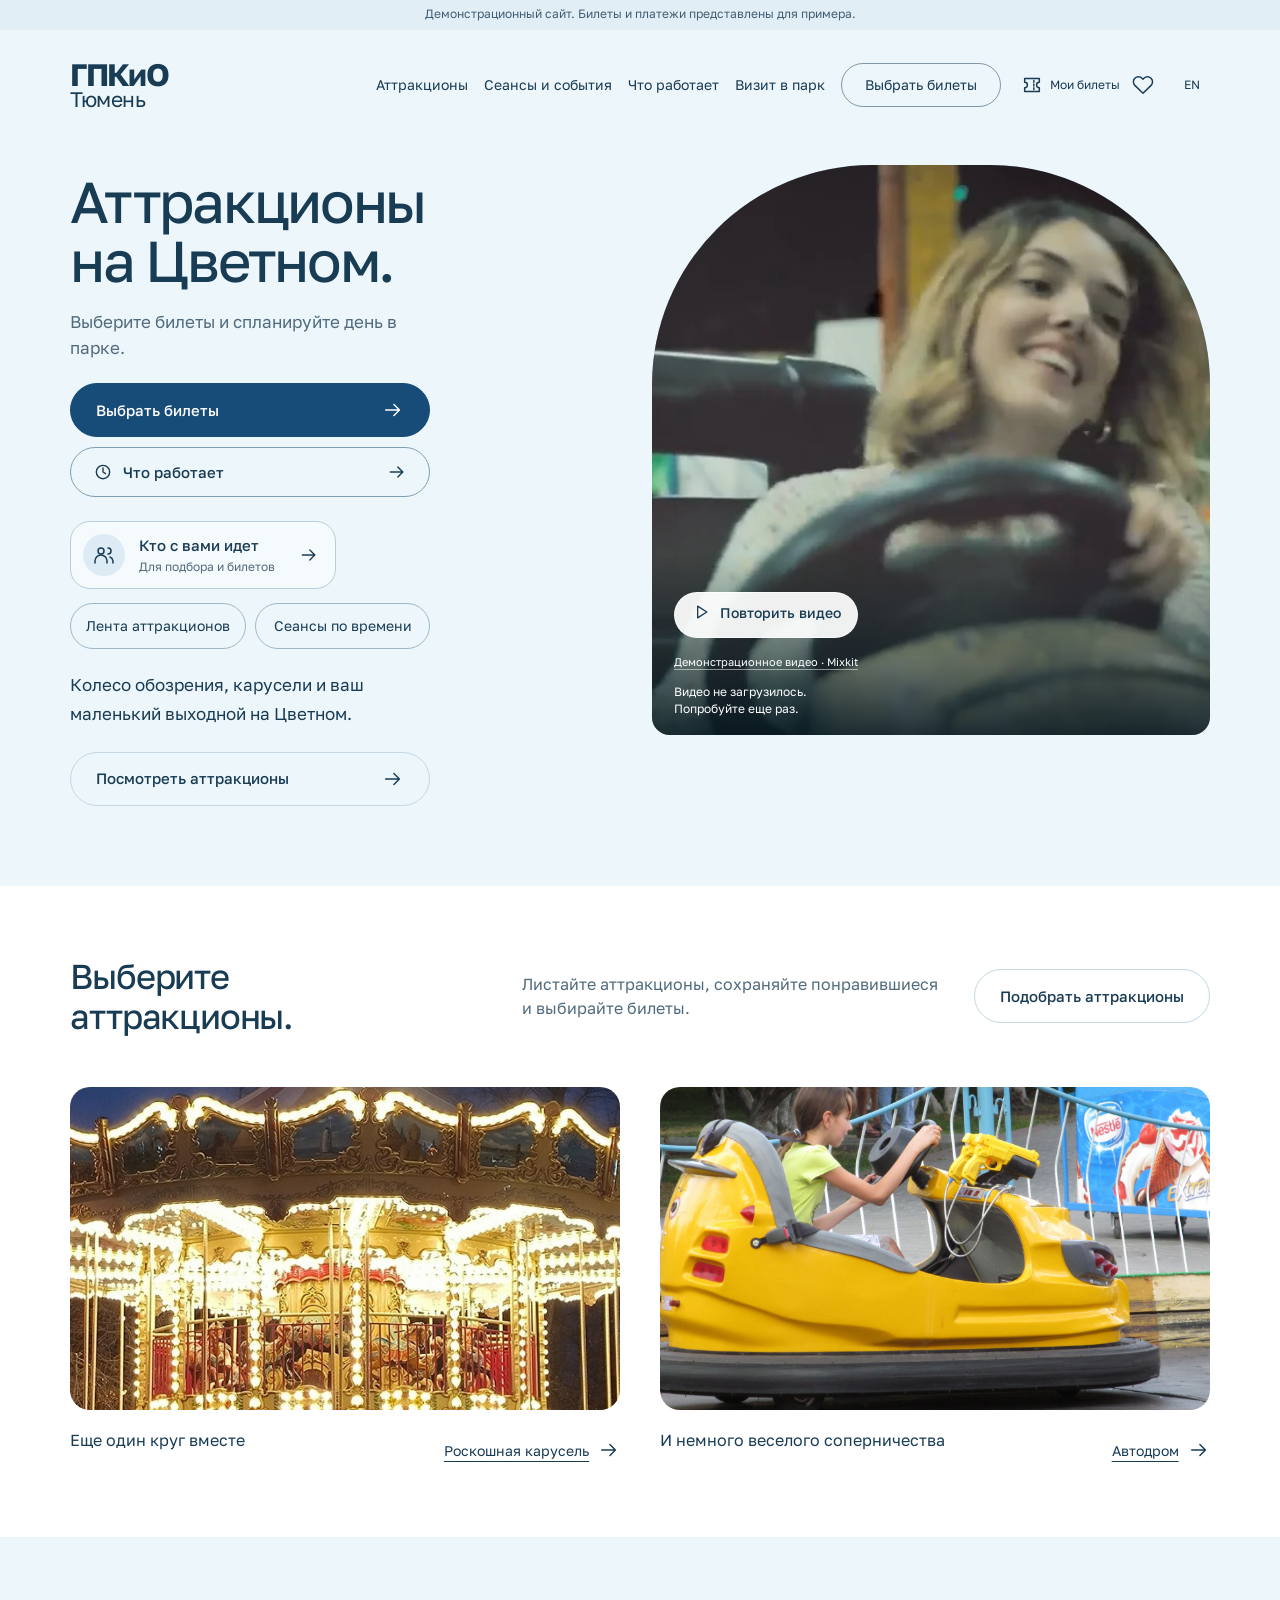
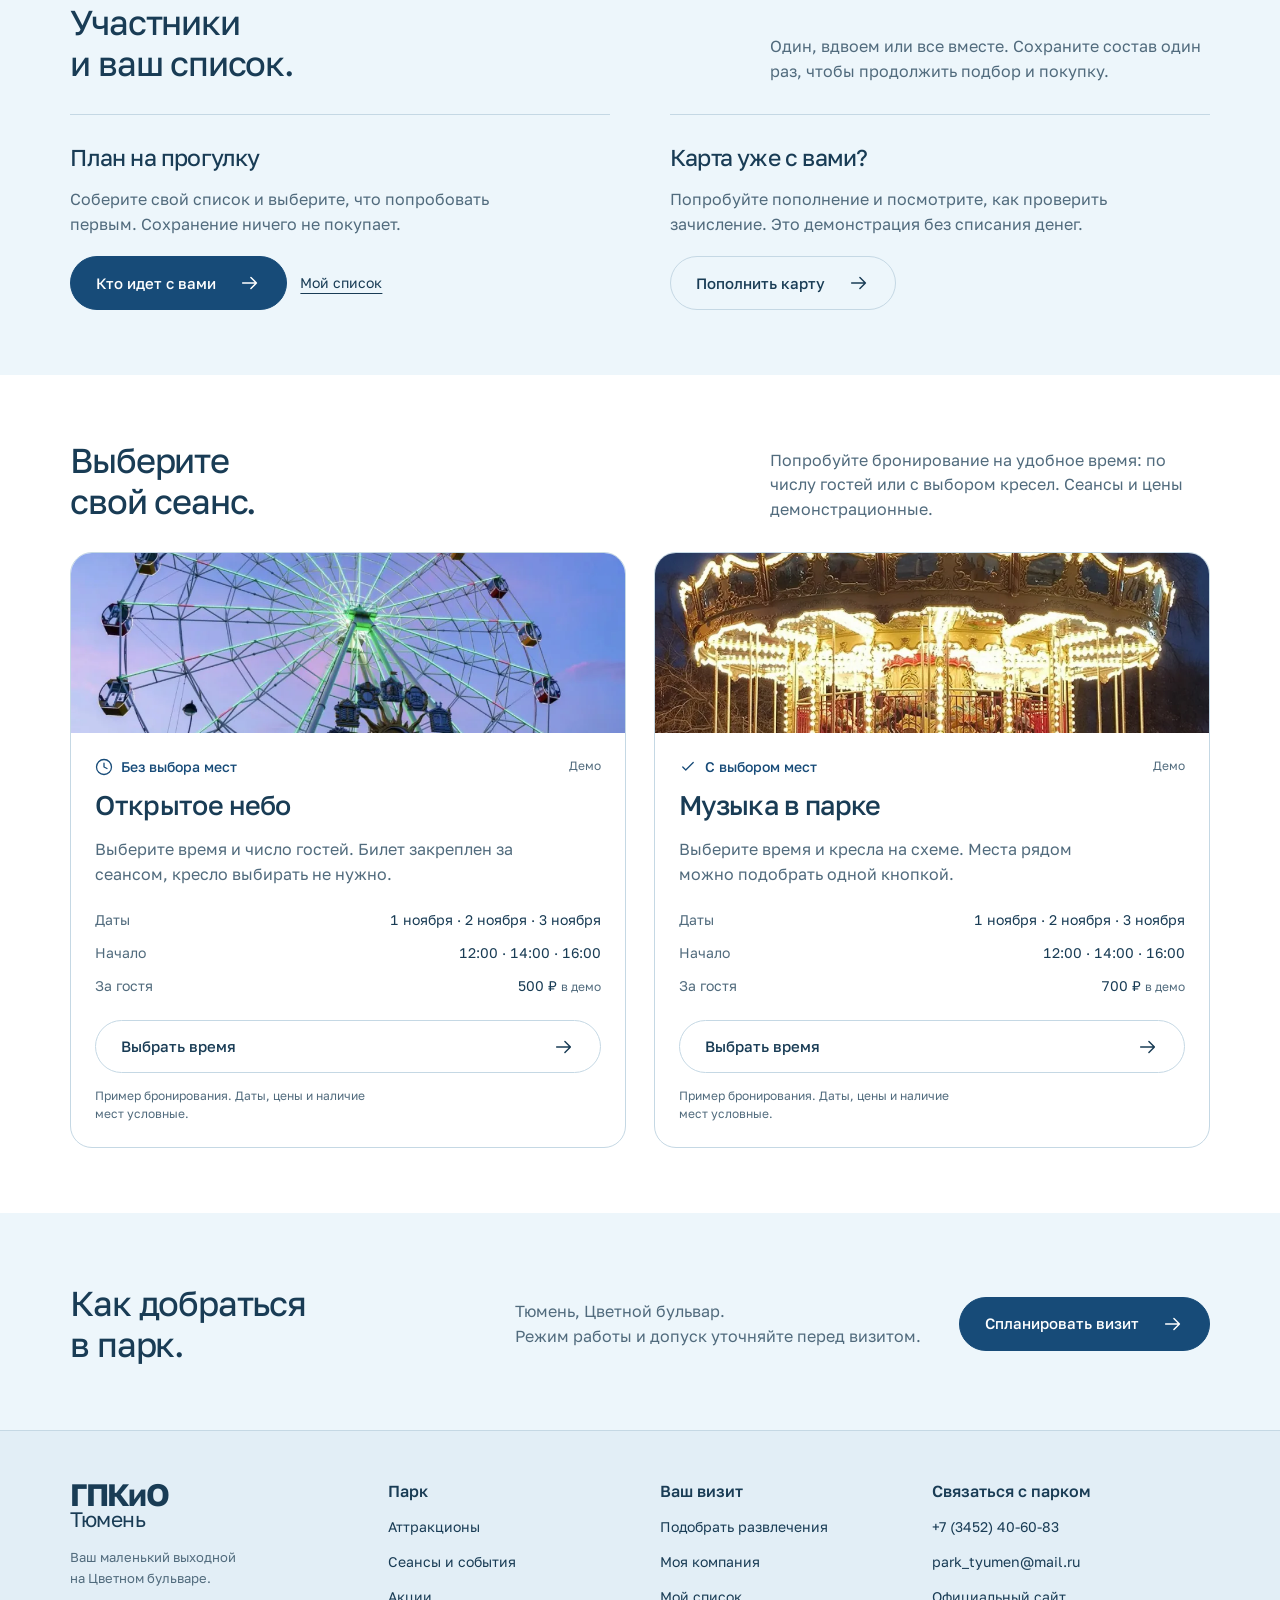
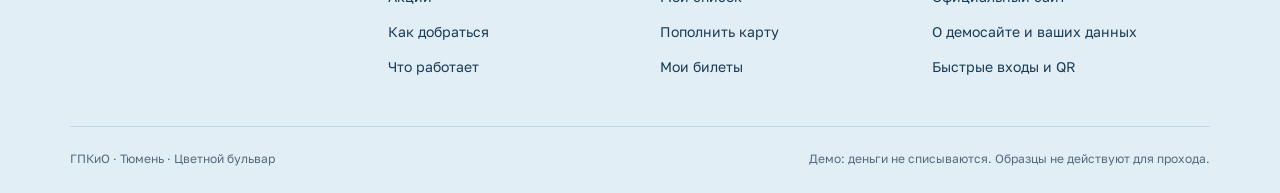
<file: index.html>
<!doctype html><html lang="ru"><head><meta charset="utf-8"><meta http-equiv="Content-Security-Policy" content="default-src 'none'; script-src 'self' 'sha256-XQ8ywHB2+HSNW40dedQo/UWC09taHYrP2XbJjV7hfNs=' 'sha256-FoCYTllNSwY4GAU7S3yV38X/lYpeF0BnSo3ITiwCTxg=' 'sha256-xuHCbwZxG3EAi//UCU6kO7btnluTxHoJTswYPzWTJDU='; script-src-attr 'none'; style-src 'self' 'unsafe-inline'; img-src 'self' data: blob:; media-src 'self'; font-src 'self'; connect-src 'self'; form-action 'none'; object-src 'none'; base-uri 'none'"><script>if(window.top!==window.self){document.documentElement.style.setProperty('display','none','important');window.__tmnEmbedded=true;}</script><meta name="referrer" content="no-referrer"><link rel="icon" href="data:,"><meta name="viewport" content="width=device-width,initial-scale=1,viewport-fit=cover"><meta name="robots" content="noindex,nofollow"><meta name="theme-color" content="#edf6fb"><meta name="description" content="ГПКиО Тюмень. Цветной бульвар, аттракционы и ваш маленький выходной. Демонстрационный сайт."><title>ГПКиО Тюмень · Открытое небо</title><link rel="stylesheet" href="base.css?v=r24"><link rel="stylesheet" href="discovery.css?v=r24"><link rel="stylesheet" href="commerce.css?v=r24"><link rel="stylesheet" href="quick.css?v=r24"><link rel="stylesheet" href="availability.css?v=r24"><link rel="stylesheet" href="sessions.css?v=r24"><link rel="stylesheet" href="session-examples.css?v=r24"><script>
(function(){
 const route=location.hash.replace(/^#\/?/,'').split('?')[0]||'home';
 const modules=['shared.js?v=r24','data.js?v=r24','session-examples.js?v=r24','home-video.js?v=r24'];
 if(route==='quick')modules.push('quick.js?v=r24','admission.js?v=r24','commerce-model.js?v=r24','quick-model.js?v=r24');
 if(['checkout','tickets','history','topup','shared-ticket'].includes(route))modules.push('commerce.js?v=r24','receipt.js?v=r24','ticket-share.js?v=r24','park-social.js?v=r24','admission.js?v=r24','commerce-model.js?v=r24');
 if(['catalog','ride','discover','saved','company'].includes(route))modules.push('discovery.js?v=r24','discovery-experience.js?v=r24','discovery-model.js?v=r24','admission.js?v=r24');
 for(const src of modules){const link=document.createElement('link');link.rel='modulepreload';link.href='modules/'+src;document.head.append(link);}
})();
</script><script src="vendor/qrcode.js?v=r24" defer></script><script>
(function(){
 var failed=false,timer;
 function fail(){failed=true;var box=document.getElementById('boot-state');if(!box)return;box.dataset.state='error';var en=new URLSearchParams(location.search).get('lang')==='en';box.querySelector('h1').textContent=en?'Unable to load the park':'Не удалось загрузить парк';box.querySelector('p').textContent=en?'Check your connection and refresh. This does not repeat a payment or clear saved orders.':'Проверьте соединение и обновите страницу. Это не повторяет оплату и не удаляет сохраненные заказы.';}
 window.__tmnBoot={fail:fail,ready:function(){clearTimeout(timer);document.body.removeAttribute('data-loading');}};
 window.addEventListener('error',function(e){if(e.target&&e.target.matches&&e.target.matches('script[data-app-entry]'))fail();},true);
 document.addEventListener('DOMContentLoaded',function(){var box=document.getElementById('boot-state');if(!box)return;box.querySelector('button').onclick=function(){location.reload();};if(new URLSearchParams(location.search).get('lang')==='en'){document.documentElement.lang='en';box.querySelector('h1').textContent='Opening the park';box.querySelector('p').textContent='Your tickets and saved list will appear here. If loading takes too long, refresh the page.';box.querySelector('button').textContent='Refresh the page';box.querySelector('a').textContent='Official park website';}if(failed)fail();else timer=setTimeout(fail,12000);});
})();
</script><style>body[data-loading] #main{min-height:100svh}body[data-loading] #site-footer{visibility:hidden}#boot-state{max-width:900px;margin:auto;padding:48px 5.5%}#boot-state h1{font-size:clamp(28px,5vw,48px)}#boot-state p{max-width:40em}#boot-state .button-row{margin-top:24px}#boot-state[data-state="error"]{border-top:3px solid #8d4c2a}[data-history-recovery] a,[data-history-recovery] button,[data-preferences-recovery] a,[data-preferences-recovery] button{display:inline-block;padding:8px 12px;margin:4px;min-height:44px;color:inherit;text-decoration:underline}</style><script type="module" data-app-entry src="modules/app.js?v=r24"></script><link rel="stylesheet" href="purchase-shine.css?v=r24"><script src="purchase-shine.js?v=r24" defer></script><link rel="stylesheet" href="park-social.css?v=r24"></head><body data-loading><a class="skip-link" href="#main">К содержанию</a><div id="site-header"><div class="demo-strip">Демонстрационный сайт. Билеты и платежи представлены для примера.</div><header class="masthead"><a class="wordmark" href="#/home">ГПКиО<span>Тюмень</span></a></header></div><main id="main" tabindex="-1"><section id="boot-state" role="status"><h1>Открываем парк</h1><p>Здесь появятся ваши билеты и сохраненный список. Если загрузка затянулась, обновите страницу.</p><div class="button-row"><button type="button" class="primary">Обновить страницу</button><a class="secondary" href="https://parktmn.ru/">Официальный сайт парка</a></div></section></main><div id="site-footer"></div><div id="toast" role="status" aria-live="polite"></div><noscript>Для интерактивного демосайта включите JavaScript. Официальный сайт: <a href="https://parktmn.ru/">parktmn.ru</a>.</noscript></body></html>
</file>
<file: base.css>
@font-face{font-family:Golos;src:url('assets/golostext.woff2') format('woff2');font-weight:100 900;font-display:swap}
:root{--bg:#edf6fb;--ink:#193c55;--muted:#516b7d;--accent:#174b78;--panel:#fff;--line:#c5d8e4;--error:#9c2d36;--radius:20px;color-scheme:light}
*{box-sizing:border-box}html{scroll-behavior:smooth;scrollbar-color:#89a8bc var(--bg)}body{margin:0;background:var(--bg);color:var(--ink);font:16px/1.55 Golos,'Helvetica Neue',sans-serif}h1,h2,h3,p,figure{margin:0}h1,h2,h3{font-weight:450;letter-spacing:-.035em;text-wrap:balance}h1{font-size:clamp(38px,4.2vw,62px);line-height:1.08}h2{font-size:clamp(27px,2.7vw,39px);line-height:1.18}h3{font-size:23px;line-height:1.25}a{color:inherit;text-underline-offset:5px}button,input,select,textarea{font:inherit}button{cursor:pointer;color:inherit}button:disabled{opacity:.48;cursor:not-allowed}button,a,input{-webkit-tap-highlight-color:transparent}button{background:none;border:0}img{display:block;max-width:100%;height:auto}button:focus-visible,a:focus-visible,input:focus-visible,select:focus-visible,summary:focus-visible{outline:3px solid #416e99;outline-offset:5px}input,textarea{caret-color:var(--accent)}::selection{color:#fff;background:#174b78}svg{width:22px;height:22px;fill:none;stroke:currentColor;stroke-width:1.6;stroke-linecap:round;stroke-linejoin:round;flex:none}[hidden]{display:none!important}.skip-link{position:fixed;top:-100px;left:20px;z-index:30;background:#fff;padding:12px 18px}.skip-link:focus{top:12px}
.demo-strip{min-height:30px;background:#e1eef6;color:#405e73;padding:5px 5.5%;font-size:12px;text-align:center}.masthead{height:110px;max-width:1600px;margin:auto;padding:0 5.5%;display:flex;align-items:center;gap:35px}.wordmark{font-size:31px;line-height:.93;letter-spacing:-.055em;font-weight:700;text-decoration:none;white-space:nowrap;display:block}.wordmark span{display:block;font-size:21px;letter-spacing:-.025em;font-weight:400}.place{font-size:13px;color:var(--muted)}.main-nav{display:flex;align-items:center;gap:27px;margin-left:auto;font-size:14px}.main-nav>a{white-space:nowrap;text-decoration:none;min-height:44px;display:flex;align-items:center}.main-nav>a[aria-current=page]{text-decoration:underline}.nav-buy{border:1px solid #193c5580;border-radius:28px;padding:10px 23px}.header-actions{display:flex;gap:13px;align-items:center}.saved-link{display:flex;align-items:center;gap:7px;text-decoration:none;min-width:44px;min-height:44px;justify-content:center;font-size:13px}.language{font-size:12px;padding:10px;min-height:44px}.menu-toggle{display:none;min-width:44px;min-height:44px}.mobile-menu{padding:24px 5.5%;background:#fff;border-block:1px solid var(--line);display:grid;grid-template-columns:repeat(4,1fr);gap:14px}.mobile-menu a{padding:8px;text-decoration:none}.mobile-menu a:hover{text-decoration:underline}
.page{max-width:1440px;margin:auto;padding:30px 5.5% 70px;min-height:65vh}.page-heading{margin:8px 0 38px;max-width:850px}.page-heading h1{margin:14px 0 20px}.page-heading p{max-width:65ch;color:var(--muted);font-size:17px}.back-link{display:inline-flex;gap:10px;align-items:center;min-height:44px;font-size:14px;text-decoration:none;padding:7px 0}.primary,.secondary{display:inline-flex;align-items:center;justify-content:center;gap:23px;min-height:54px;padding:14px 25px;border-radius:30px;text-decoration:none;font-size:15px;font-weight:500;transition:background .18s,color .18s}.primary{background:var(--accent);color:white;border:1px solid var(--accent)}.primary:hover{background:#103a5e}.secondary{border:1px solid var(--line);background:transparent;color:var(--ink)}.secondary:hover{background:#dfeef8}.text-link{display:inline-flex;gap:9px;align-items:center;min-height:44px;padding:8px 0;font-size:14px;text-decoration:underline;text-underline-offset:5px}.muted{color:var(--muted)}.fine{font-size:13px;color:var(--muted);line-height:1.6}.demo-note{color:var(--muted);font-size:13px;margin-top:16px;max-width:65ch}.error{color:var(--error);font-size:14px;min-height:24px;margin:10px 0}.panel{background:var(--panel);border:1px solid var(--line);border-radius:var(--radius);padding:28px}.two-columns{display:grid;grid-template-columns:minmax(0,1.08fr) minmax(0,.92fr);gap:55px;align-items:start}.field{display:block;margin-bottom:22px}.field-label{display:block;margin-bottom:8px;font-weight:500}.field input,.field select,.field textarea,input[type=email],input[type=tel]{width:100%;min-height:52px;padding:12px 15px;border:1px solid #99b4c6;border-radius:10px;background:#fff;color:var(--ink);font-size:16px}.field small{display:block;margin-top:6px;color:var(--muted);font-size:12px}input::placeholder{color:#647c8c}.form-grid{display:grid;grid-template-columns:1fr 1fr;gap:20px}.chips{display:flex;flex-wrap:wrap;gap:10px}.chip{min-height:44px;border:1px solid var(--line);border-radius:25px;padding:9px 18px;font-size:14px}.chip[aria-pressed=true],.chip.active{background:var(--ink);border-color:var(--ink);color:#fff}.pill{font-size:12px;display:inline-flex;align-items:center;border:1px solid var(--line);border-radius:20px;padding:5px 12px}.empty{padding:55px 30px;max-width:700px;margin:35px auto;text-align:center}.empty p{color:var(--muted);margin:18px 0 25px}.section-heading{display:flex;align-items:end;justify-content:space-between;gap:25px;margin-bottom:30px}.section-heading p{color:var(--muted);max-width:440px}.sticky-action{position:sticky;bottom:0;background:var(--bg);border-top:1px solid var(--line);padding:16px 0;z-index:4}.button-row{display:flex;gap:13px;align-items:center;flex-wrap:wrap}.error:empty{margin:0;min-height:0}.numeric{font-variant-numeric:tabular-nums}
.sky-hero{max-width:1600px;margin:auto;display:grid;grid-template-columns:1fr 1.04fr;gap:4%;padding:25px 5.5% 70px;min-height:650px}.hero-intro{display:flex;flex-direction:column;justify-content:space-between;padding:34px 0 10px}.hero-intro h1{font-size:clamp(50px,5.35vw,80px);line-height:1.02;letter-spacing:-.04em}.hero-bottom p{font-size:17px;line-height:1.65;margin:0 0 24px}.hero-bottom>.text-link{display:flex;width:fit-content;margin-top:12px}.hero-window{position:relative;height:570px;border-radius:220px 220px 18px 18px;overflow:hidden;background:#acc9e5}.hero-window>img,.hero-window>video{width:100%;height:100%;object-fit:cover;object-position:48% center}.hero-window figcaption{position:absolute;bottom:0;left:0;right:0;display:flex;align-items:center;justify-content:space-between;padding:32px 26px 22px;color:#fff;background:linear-gradient(transparent,rgba(10,35,50,.7));font-size:15px;min-height:100px}.hero-window figcaption a,.hero-window figcaption button{display:grid;place-content:center;width:48px;height:48px;border:1px solid #ffffffb0;border-radius:50%;color:white}.home-section{max-width:1440px;padding:65px 5.5%;margin:auto}.white-band{background:white}.invitation{display:grid;grid-template-columns:1fr 1fr auto;gap:30px;align-items:center;padding-top:5px}.invitation p{color:var(--muted)}.photo-pair{display:grid;grid-template-columns:1fr 1fr;gap:40px;margin-top:50px}.photo-pair img{aspect-ratio:1.7;object-fit:cover;border-radius:20px}.photo-pair figcaption{display:flex;justify-content:space-between;gap:20px;margin-top:18px}.home-utility{display:grid;grid-template-columns:1fr 1fr;gap:60px;margin-top:25px}.home-utility article{border-top:1px solid var(--line);padding-top:28px}.home-utility p{color:var(--muted);margin:15px 0 20px;max-width:450px}.event-pair{display:grid;grid-template-columns:1fr 1fr;gap:35px}.event-preview{display:grid;grid-template-columns:180px 1fr;gap:28px;align-items:center}.event-preview img{width:180px;height:230px;object-fit:cover;border-radius:90px 90px 12px 12px}.event-preview h3{margin:8px 0 15px}.event-preview p{font-size:14px;color:var(--muted)}
.site-footer{background:#e2eef6;border-top:1px solid var(--line);padding:50px 5.5% 25px}.footer-inner{max-width:1280px;margin:auto;display:grid;grid-template-columns:1.2fr 1fr 1fr 1.2fr;gap:40px}.footer-inner h3{font-size:16px;font-weight:550;letter-spacing:0;margin-bottom:15px}.footer-inner a:not(.wordmark){display:block;font-size:14px;min-height:35px;text-decoration:none}.footer-inner a:hover{text-decoration:underline}.footer-inner .wordmark{margin-bottom:18px}.footer-bottom{max-width:1280px;margin:35px auto 0;padding-top:23px;border-top:1px solid var(--line);display:flex;justify-content:space-between;gap:25px;font-size:12px;color:var(--muted)}#toast{position:fixed;bottom:25px;left:50%;transform:translateX(-50%) translateY(20px);padding:14px 22px;background:var(--ink);color:#fff;border-radius:14px;z-index:30;max-width:90%;box-shadow:0 9px 28px #193c5525;opacity:0;pointer-events:none;transition:.2s}#toast.visible{opacity:1;transform:translateX(-50%) translateY(0)}
.info-layout{display:grid;grid-template-columns:1.1fr 1fr;gap:60px}.info-copy p{margin:18px 0;color:var(--muted);max-width:65ch}.info-copy h2{margin:36px 0 18px;font-size:29px}.info-rows{list-style:none;margin:0;padding:0}.info-rows li{border-top:1px solid var(--line);padding:22px 0;display:flex;justify-content:space-between;gap:25px}.info-rows li a{font-size:14px}.status-row{display:grid;grid-template-columns:60px 1fr auto;align-items:center;gap:20px;padding:18px 0;border-top:1px solid var(--line)}.status-row img{width:60px;height:60px;object-fit:cover;border-radius:10px}.status-row .pill{background:#fff}.demo-status{border-top:1px solid var(--line);margin-top:40px;padding-top:30px}.demo-status ul{padding-left:22px}.demo-status li{margin:12px 0}.source-links{font-size:13px}.source-links a{display:block;margin:15px 0}.review-tools{padding:22px;margin:25px 0;border:1px dashed #7292a7;border-radius:14px;font-size:14px}.review-tools label{display:block;margin:10px 0}.review-tools select{font-size:16px;padding:10px;background:white;border:1px solid var(--line);border-radius:6px}
@media(max-width:1400px){.main-nav{gap:16px}.place{display:none}.masthead{gap:20px}.header-actions{gap:5px}}
@media(max-width:1100px){.event-preview{grid-template-columns:130px 1fr;gap:20px}.event-preview img{width:130px;height:200px}}
@media(max-width:760px){.demo-strip{font-size:11px;padding:5px 15px}.masthead{height:88px;padding:0 22px;gap:16px}.wordmark{font-size:29px}.wordmark span{font-size:20px}.main-nav{display:none}.header-actions{margin-left:auto;gap:5px}.saved-link{font-size:12px}.menu-toggle{display:grid;place-content:center}.language{padding:9px}.mobile-menu{grid-template-columns:1fr 1fr;padding:20px 18px;gap:9px}.page{padding:15px 22px 45px}.page-heading{margin:4px 0 28px}.page-heading h1{font-size:39px;margin:12px 0 18px}.page-heading p{font-size:15px}.two-columns,.info-layout{grid-template-columns:1fr;gap:30px}.panel{padding:23px}.form-grid{grid-template-columns:1fr;gap:0}.primary,.secondary{min-height:52px;padding:14px 22px}.sky-hero{display:flex;flex-direction:column;padding:15px 22px 40px;gap:26px;min-height:auto}.hero-intro{display:contents}.hero-intro h1{font-size:47px;order:0}.hero-window{order:1;height:320px;border-radius:160px 160px 12px 12px}.hero-bottom{order:2}.hero-bottom p{font-size:15px;margin-bottom:18px}.hero-bottom .primary{width:100%;justify-content:space-between}.hero-bottom>.text-link{margin:12px auto 0;font-size:12px}.hero-window figcaption{padding:28px 20px 17px;font-size:12px}.hero-window figcaption a,.hero-window figcaption button{height:42px;width:42px}.home-section{padding:42px 22px}.invitation{grid-template-columns:1fr;gap:20px}.invitation h2{font-size:31px}.invitation p{font-size:14px}.photo-pair{gap:15px;margin-top:32px}.photo-pair img{aspect-ratio:1;object-fit:cover;border-radius:14px}.photo-pair figcaption{font-size:12px;display:block;margin-top:12px}.photo-pair .text-link{font-size:12px}.section-heading{align-items:start;flex-direction:column;gap:18px;margin-bottom:24px}.section-heading h2{font-size:31px}.home-utility{grid-template-columns:1fr;gap:28px}.home-utility h3{font-size:25px}.event-pair{grid-template-columns:1fr;gap:30px}.event-preview{grid-template-columns:115px 1fr;gap:22px}.event-preview img{width:115px;height:185px}.event-preview h3{font-size:23px}.site-footer{padding:36px 22px 24px}.footer-inner{grid-template-columns:1fr 1fr;gap:30px 20px}.footer-inner>div:first-child{grid-column:1/-1}.footer-bottom{display:block;font-size:12px}.footer-bottom span{display:block;margin:10px 0}.status-row{grid-template-columns:50px 1fr;gap:15px}.status-row img{width:50px;height:50px;grid-row:span 2}.status-row .pill{grid-column:2;justify-self:start}.info-rows li{flex-direction:column;gap:8px}.sticky-action{bottom:0;padding-bottom:max(15px,env(safe-area-inset-bottom))}.wide{display:none}.button-row{align-items:stretch}.empty{padding:35px 0}#toast{bottom:20px;font-size:14px}}
@media(prefers-reduced-motion:reduce){html{scroll-behavior:auto}*,*:before,*:after{animation:none!important;transition:none!important}}
@media print{.demo-strip,.masthead,.site-footer,.skip-link,#toast{display:none!important}body{background:white;color:black}.page{padding:0;max-width:none}}

.hero-window figcaption .photo-story-button{display:flex;align-items:center;gap:10px;border:0;width:auto;height:auto;min-height:44px;border-radius:0;font-size:13px;text-align:left}.photo-story-button svg{width:20px}

main h1[tabindex="-1"]:focus{outline:none}

@media(max-width:760px){body[data-route="checkout"] #toast,body[data-route="session"] #toast,body[data-route="topup"] #toast{bottom:100px}}

.storage-notice{padding:15px 5.5%;background:#fff4dd;color:#654b21;font-size:14px;border-bottom:1px solid #dccda9}

main h2[tabindex="-1"]:focus{outline:none}

/* Direct entrances keep the home composition, with controls before the photo on phones. */
.hero-shortcuts{display:flex;flex-wrap:wrap;gap:9px;margin:25px 0 30px}
.hero-shortcuts a{display:inline-flex;align-items:center;justify-content:center;min-height:46px;padding:10px 19px;border:1px solid #9eb8ca;border-radius:26px;text-decoration:none;font-size:14px;line-height:1.3;transition:background .15s ease-out,border-color .15s ease-out}
.hero-shortcuts a:hover{background:#fff;border-color:var(--ink)}
@media(min-width:761px) and (max-width:1100px){.main-nav{display:none}.header-actions{margin-left:auto}.menu-toggle{display:grid;place-content:center}}
@media(max-width:760px){.hero-title{display:contents}.hero-shortcuts{order:0;display:grid;grid-template-columns:1fr 1fr 1.35fr;gap:8px;margin:-6px 0 0}.hero-shortcuts a{padding:10px 9px;min-height:48px;font-size:13px;text-align:center}}
@media(prefers-reduced-motion:reduce){.hero-shortcuts a{transition:none}}

.orders-link{display:inline-flex;align-items:center;justify-content:center;width:44px;height:44px;flex:none;text-decoration:none}
@media(max-width:360px){.masthead{padding-inline:16px;gap:8px}.header-actions{gap:0}.language{padding-inline:7px}}

/* The group is available before discovery, with the existing Open Sky language. */
.hero-company{display:flex;align-items:center;gap:14px;width:fit-content;max-width:100%;margin-top:24px;padding:12px 16px 12px 12px;border:1px solid #b7cddb;border-radius:20px;color:var(--ink);background:#ffffff70;text-decoration:none;transition:background .15s ease-out,border-color .15s ease-out}
.hero-company:hover{background:#fff;border-color:#7e9fb7}.hero-company:active{transform:scale(.96)}
.hero-company-icon{display:grid;place-content:center;width:42px;height:42px;flex:none;border-radius:50%;background:#dcebf4}.hero-company-icon svg{width:24px;height:24px;fill:none;stroke:currentColor;stroke-width:1.5;stroke-linecap:round;stroke-linejoin:round}
.hero-company-copy{display:flex;flex-direction:column;gap:3px;min-width:0}.hero-company-copy strong{font-size:15px;font-weight:500;line-height:1.35}.hero-company-copy>span{font-size:12px;line-height:1.4;color:var(--muted)}.hero-company>svg{flex:none;width:20px;height:20px;margin-left:10px}
.hero-company+.hero-shortcuts{margin-top:14px}
@media(max-width:760px){.hero-company{order:0;width:100%;margin:-8px 0 0;padding:10px 13px 10px 10px;gap:12px;border-radius:18px}.hero-company>svg{margin-left:auto}.hero-company+.hero-shortcuts{margin:-10px 0 0}.hero-company-copy strong{font-size:15px}.hero-company-copy>span{font-size:12px}}
@media(prefers-reduced-motion:reduce){.hero-company{transition:none}.hero-company:active{transform:none}}

/* Ticket selection is the first action; ongoing transactions own their controls. */
.orders-link{width:auto;gap:7px;font-size:12px;white-space:nowrap}
.orders-link span{max-width:70px;white-space:normal;line-height:1.2}
.hero-lead{font-size:17px;line-height:1.5;max-width:34ch;margin:19px 0 23px;color:var(--muted)}
.hero-purchase{width:100%;max-width:360px;justify-content:space-between}
.hero-bottom{margin-top:14px}.hero-bottom .secondary{width:100%;max-width:360px;justify-content:space-between}
.hero-intro{padding-top:8px}.hero-intro h1{font-size:clamp(46px,4.5vw,70px)}
.hero-shortcuts{margin-bottom:8px}
.purchase-dock{display:none}
.purchase-dock.has-selection{position:fixed;inset:auto 0 0;z-index:20;display:flex;align-items:center;justify-content:center;gap:12px;padding:10px max(16px,env(safe-area-inset-right)) max(12px,env(safe-area-inset-bottom)) max(16px,env(safe-area-inset-left));background:#edf6fbf5;border-top:1px solid #c5d8e4;backdrop-filter:blur(14px)}
.purchase-dock.has-selection .primary{flex:1;max-width:430px;min-width:0;min-height:52px;justify-content:space-between}
.dock-list{display:flex;align-items:center;gap:8px;min-height:52px;padding:8px 10px;color:var(--ink);font-size:14px;white-space:nowrap;text-decoration:none}
.dock-list b{font-size:12px;font-weight:500;min-width:24px;min-height:24px;display:grid;place-items:center;border-radius:50%;background:#d7e8f3}
body:has(.purchase-dock.has-selection){padding-bottom:calc(80px + env(safe-area-inset-bottom))}
body:has(.purchase-dock.has-selection) #toast{bottom:calc(92px + env(safe-area-inset-bottom))}
@media(max-width:1100px){
 .purchase-dock{position:fixed;inset:auto 0 0;z-index:20;display:flex;justify-content:center;padding:10px max(16px,env(safe-area-inset-right)) max(12px,env(safe-area-inset-bottom)) max(16px,env(safe-area-inset-left));background:#edf6fbf5;border-top:1px solid #c5d8e4;backdrop-filter:blur(14px)}
 .purchase-dock .primary{width:100%;max-width:600px;justify-content:space-between;min-height:52px}
 body.has-purchase-dock{padding-bottom:calc(80px + env(safe-area-inset-bottom))}
 body.has-purchase-dock #toast{bottom:calc(92px + env(safe-area-inset-bottom))}
}
@media(max-width:760px){
 .masthead{height:80px;padding-inline:20px;gap:10px}
 .header-actions{gap:2px}.orders-link{gap:4px;font-size:11px}.orders-link svg{width:19px}.orders-link span{max-width:45px}
 .hero-title{display:grid;gap:15px;order:0}
 .hero-intro h1{font-size:42px;line-height:1.03}
 .hero-lead{font-size:14px;line-height:1.45;margin:0;max-width:34ch}
 .hero-purchase{max-width:none;min-height:54px}
 .hero-company{margin:0;padding-block:9px;min-height:62px}
 .hero-company+.hero-shortcuts{margin:0;gap:7px}
 .hero-shortcuts a{min-height:44px;font-size:12px;padding:9px 7px}
 .hero-bottom{margin:0}.hero-bottom .secondary{max-width:none}
 .sky-hero{padding-top:12px;gap:24px}
}
@media(max-width:360px){
 .masthead{padding-inline:16px;gap:6px}.wordmark{font-size:26px}.wordmark span{font-size:18px}.header-actions{gap:0}.saved-link{min-width:36px;gap:4px}.language{padding-inline:6px}.menu-toggle{min-width:36px}
 .hero-intro h1{font-size:36px}.hero-title{gap:12px}.hero-company{gap:9px}.hero-company-copy strong{font-size:14px}.hero-company-copy>span{font-size:11px}
}
@media print{.purchase-dock{display:none!important}body.has-purchase-dock{padding-bottom:0}}

/* The same quiet video behavior as Yerevan, within the approved arch. */
.hero-film>video,.hero-film>[data-home-video-poster]{position:absolute;inset:0;object-position:62% center}
.hero-film figcaption{display:flex;flex-direction:column;align-items:flex-start;justify-content:flex-end;gap:9px;padding:38px 22px 17px;background:linear-gradient(transparent,rgba(5,22,32,.88));min-height:140px}
.hero-film figcaption .hero-video-toggle{display:inline-flex;gap:9px;width:auto;min-width:110px;height:46px;padding:9px 16px;border-radius:25px;background:#ffffffed;color:var(--ink);border:1px solid #ffffffb0;font-size:14px;font-weight:500;transition:scale .15s ease-out,background-color .15s ease-out}
.hero-video-toggle:hover{background:#fff}.hero-video-toggle:active{scale:.96}
.video-toggle-icons{position:relative;display:block;width:20px;height:20px}
.video-toggle-icons svg{position:absolute;inset:0;width:20px;height:20px;transition:opacity .3s,scale .3s,filter .3s;transition-timing-function:cubic-bezier(.2,0,0,1)}
.video-pause-icon,.hero-video-toggle[data-playing=true] .video-play-icon{opacity:0;scale:.25;filter:blur(4px)}
.video-play-icon,.hero-video-toggle[data-playing=true] .video-pause-icon{opacity:1;scale:1;filter:blur(0)}
.hero-film figcaption .hero-video-credit{display:flex;align-items:center;width:auto;height:auto;min-height:28px;max-width:100%;border:0;border-radius:0;font-size:11px;line-height:1.4;text-underline-offset:3px;text-decoration-color:#ffffff80;color:#fff}
.hero-video-status{font-size:12px;line-height:1.4;color:#fff;max-width:27ch}
.hero-film :focus-visible{outline-color:#fff;outline-offset:3px}
@media(max-width:760px){.hero-film figcaption{padding:32px 18px 13px}.hero-film figcaption .hero-video-toggle{min-height:44px}}
@media(prefers-reduced-motion:reduce){.hero-video-toggle:active{scale:1}}

/* Main visit decisions stay together, with ticket selection as the primary action. */
.hero-ticket-actions{display:grid;gap:10px;max-width:360px}
.hero-ticket-actions .hero-purchase{max-width:none}
.hero-availability{justify-content:space-between;width:100%;min-height:50px;padding:12px 22px;border-color:#819fb4;background:transparent;font-size:15px;font-weight:500}
.hero-availability>span{display:flex;align-items:center;gap:10px}
.hero-availability svg{width:20px;height:20px;flex:none;fill:none;stroke:currentColor;stroke-width:1.7;stroke-linecap:round;stroke-linejoin:round}
.hero-availability:hover{background:#ffffffb5;border-color:var(--ink)}
.hero-shortcuts{display:grid;grid-template-columns:1fr 1fr;max-width:360px}
.hero-shortcuts a{padding-inline:10px;text-align:center}
@media(max-width:760px){.hero-ticket-actions,.hero-shortcuts{max-width:none;width:100%}.hero-availability{min-height:48px;font-size:14px}.hero-title{gap:13px}.hero-company+.hero-shortcuts{margin:0}.hero-shortcuts a{font-size:12px}.hero-lead{max-width:none}}

/* Field-level feedback follows the same scale in every purchase form. */
.field [data-field-error],.qp-custom [data-field-error],.co-shared [data-field-error],.height-input [data-field-error],.count-manual [data-field-error]{display:block;margin-top:6px;color:var(--error);font-size:12px;line-height:1.45}
</file>
<file: discovery.css>
@import url("./discovery-experience.css?v=r24");
.sr-only{position:absolute;width:1px;height:1px;overflow:hidden;clip:rect(0,0,0,0);white-space:nowrap}.catalog-toolbar{display:flex;justify-content:space-between;gap:24px;align-items:center;margin:35px 0 10px}.catalog-search input{min-height:48px;width:240px;border:0;border-bottom:1px solid #99b4c6;background:transparent;padding:10px 0;color:var(--ink);font-size:16px;border-radius:0}.catalog-context{display:flex;justify-content:space-between;align-items:center;gap:25px;font-size:13px;color:var(--muted);margin-bottom:32px}.catalog-grid{display:grid;grid-template-columns:repeat(3,minmax(0,1fr));gap:48px 32px}.ride-card-photo{position:relative;overflow:hidden;border-radius:22px}.ride-card-photo img{width:100%;aspect-ratio:1.3;object-fit:cover;transition:transform .4s ease-out}.ride-card-photo>a:hover img{transform:scale(1.035)}.favorite{position:absolute;top:15px;right:15px;border-radius:50%;height:45px;width:45px;background:#fff;color:var(--ink);display:grid;place-content:center;border:1px solid #ffffff70}.favorite.active{background:var(--accent);color:white}.favorite.active svg{fill:currentColor}.ride-card h2{font-size:26px;margin:22px 0 13px}.ride-card h2 a{text-decoration:none}.ride-card-copy p{font-size:14px;color:var(--muted);max-width:45ch}.ride-card-copy .text-link{margin-top:10px}.ride-detail{display:grid;grid-template-columns:1.1fr .9fr;gap:7%;padding-top:25px;align-items:start}.ride-detail-image{position:relative}.ride-detail-image>img{height:610px;width:100%;object-fit:cover;border-radius:210px 210px 20px 20px}.ride-detail-copy{padding-top:35px}.ride-detail h1{font-size:49px}.ride-description{margin:25px 0;color:var(--muted);font-size:17px}.ride-facts{margin:32px 0}.ride-facts>div{padding:16px 0;border-top:1px solid var(--line)}.ride-facts dt{font-size:13px;color:var(--muted);margin-bottom:4px}.ride-facts dd{margin:0;font-size:15px}.ride-detail-copy>.text-link{display:flex;margin-top:12px}.saved-bar{display:flex;align-items:center;justify-content:space-between;gap:25px;border-block:1px solid var(--line);padding:20px 0;margin-bottom:35px}.saved-bar>span{color:var(--muted)}
.discovery-page{max-width:1340px;margin:auto;padding:20px 5.5% 60px}.discovery-heading{display:flex;align-items:center;justify-content:space-between;gap:30px;margin-bottom:28px}.discovery-heading h1{font-size:37px;margin-right:auto}.discovery-heading .back-link{align-self:start}.discovery-layout{display:grid;grid-template-columns:minmax(0,600px) minmax(250px,1fr);gap:70px;align-items:start;justify-content:center}.discovery-card{position:relative;min-height:550px;height:min(65svh,690px);border-radius:110px 110px 20px 20px;overflow:hidden;background:#8ba6b9;touch-action:pan-y}.discovery-card>img{width:100%;height:100%;object-fit:cover}.discovery-overlay{position:absolute;inset:0;display:flex;flex-direction:column;justify-content:end;padding:35px;color:white;background:linear-gradient(180deg,transparent 20%,#102e4b12 43%,#102e4bd9 100%)}.discovery-overlay h2{font-size:37px;max-width:90%}.discovery-overlay p{max-width:40ch;font-size:14px;line-height:1.6;margin:18px 0 8px}.discovery-position{position:absolute;top:25px;right:35px;font-size:12px;background:#183b55b3;padding:5px 13px;border-radius:20px}.discovery-overlay .text-link{align-self:start}.discovery-actions{display:flex;justify-content:space-between;align-items:center;gap:12px;margin-top:20px}.discovery-actions .primary{flex:1}.round-action{width:48px;height:48px;min-width:48px;display:grid;place-content:center;border:1px solid var(--line);border-radius:50%}.discovery-keyboard{text-align:center;margin-top:15px}.company-summary{display:grid;grid-template-columns:1fr auto;gap:4px 15px;padding:25px 0;border-block:1px solid var(--line);text-decoration:none}.company-summary>span{font-size:21px;font-weight:500}.company-summary small{font-size:12px;color:var(--muted);grid-column:1;max-width:30ch}.company-summary svg{grid-column:2;grid-row:1/3;align-self:center}.filter-check{display:flex;gap:12px;margin:25px 0 12px;align-items:start;font-size:14px}.filter-check input{width:20px;height:20px;accent-color:var(--accent);flex:none}.discovery-saved{margin-top:35px;border-top:1px solid var(--line);padding-top:25px}.discovery-saved h2{font-size:26px;margin-bottom:24px}.discovery-saved h2 span{font-size:16px;color:var(--muted);margin-left:8px}.discovery-saved>div{max-height:300px;overflow:auto}.discovery-saved>div>a{display:flex;align-items:center;gap:16px;text-decoration:none;font-size:14px;margin:15px 0}.discovery-saved img{width:60px;height:60px;object-fit:cover;border-radius:12px}.discovery-saved>.text-link{display:flex;font-size:13px}.swipe-instruction{position:absolute;left:50%;top:38%;transform:translateX(-50%);display:flex;align-items:center;gap:25px;padding:18px 24px;background:#fff;color:var(--ink);border-radius:35px;pointer-events:none;animation:hint-sweep 1.4s ease-out 2}.swipe-instruction svg:nth-child(2){width:30px;height:30px}@keyframes hint-sweep{0%,100%{transform:translateX(-50%)}40%{transform:translateX(-65%)}75%{transform:translateX(-35%)}}
.company-layout{display:grid;grid-template-columns:minmax(0,1.15fr) minmax(260px,.85fr);gap:85px}.company-count{border:0;margin:0 0 40px;padding:0}.company-count legend{font-size:24px;margin-bottom:20px}.count-button{height:52px;min-width:64px;border:1px solid var(--line);border-radius:12px;background:#fff;font-size:21px}.count-button[aria-pressed=true]{background:var(--accent);color:white;border-color:var(--accent)}.count-manual{max-width:200px;margin-top:20px}.participant{border:0;border-top:1px solid var(--line);margin:0 0 28px;padding:25px 0 0}.participant legend{font-size:24px;padding-right:15px}.person-name{margin-top:18px}.person-name .field-label{font-size:14px;font-weight:400}.person-bands{display:flex;flex-wrap:wrap;gap:10px}.person-bands .chip{background:transparent}.person-bands .chip[aria-pressed=true]{background:var(--ink)}.height-input{font-size:13px;margin-top:18px}.height-input summary{cursor:pointer;min-height:40px;padding-top:6px;color:var(--muted)}.height-input .field{max-width:180px;margin:12px 0}.company-help{position:sticky;top:25px;padding:25px 0}.company-help h2{font-size:32px}.company-help>p{margin-top:20px;max-width:42ch;color:var(--muted)}.company-save{margin-top:35px;border-top:1px solid var(--line);padding-top:25px}.company-save .primary{width:100%}.company-save>.text-link{display:flex;margin:10px auto 0}.quick-links{display:grid;grid-template-columns:repeat(3,minmax(0,1fr));gap:35px}.quick-link{border-top:1px solid var(--line);padding-top:22px}.quick-link h2{font-size:27px;line-height:1.2;min-height:2.4em}.link-qr{width:140px;margin-top:20px}.link-qr svg{width:140px;height:auto;stroke:none;fill:initial}
@media(max-width:1000px){.discovery-layout{gap:35px;grid-template-columns:minmax(0,1.4fr) minmax(230px,1fr)}.discovery-actions .primary,.discovery-actions .secondary{font-size:13px;padding:12px 16px;gap:10px}.catalog-toolbar{align-items:start;flex-direction:column}.catalog-search{width:100%}.catalog-search input{width:100%}.catalog-grid{gap:36px 24px}.ride-detail{gap:5%}.ride-detail-image>img{height:560px}.company-layout{gap:45px}}
@media(max-width:760px){.catalog-toolbar{margin-top:22px;gap:18px}.catalog-toolbar .chips{gap:8px}.catalog-toolbar .chip{font-size:13px;padding:9px 14px}.catalog-context{display:block;margin-bottom:23px}.catalog-context .text-link{font-size:13px}.catalog-grid{grid-template-columns:1fr;gap:35px}.ride-card-photo{border-radius:18px}.ride-card-photo img{aspect-ratio:1.35}.ride-card h2{font-size:27px;margin:18px 0 10px}.ride-card-copy p{font-size:14px}.ride-detail{grid-template-columns:1fr;gap:26px;padding-top:12px}.ride-detail-image>img{height:340px;border-radius:160px 160px 16px 16px}.ride-detail-copy{padding-top:0}.ride-detail h1{font-size:38px}.ride-description{font-size:16px;margin:20px 0}.ride-detail .primary{width:100%}.saved-bar{align-items:start;flex-direction:column;gap:15px}.discovery-page{padding:12px 18px 35px}.discovery-heading{display:grid;grid-template-columns:1fr auto;gap:12px 10px;margin-bottom:22px}.discovery-heading .back-link{grid-column:1/-1;margin-bottom:0}.discovery-heading h1{font-size:29px}.discovery-heading .chips{gap:5px;flex-wrap:nowrap}.discovery-heading .chip{font-size:12px;padding:8px 12px;min-height:40px}.discovery-layout{display:flex;flex-direction:column;gap:32px}.discovery-stage{width:100%}.discovery-card{height:67svh;min-height:440px;max-height:600px;border-radius:85px 85px 18px 18px}.discovery-overlay{padding:25px}.discovery-overlay h2{font-size:32px;max-width:100%}.discovery-overlay p{font-size:13px;margin:15px 0 4px}.discovery-position{right:25px;top:20px}.discovery-actions{gap:8px;margin-top:15px}.discovery-actions .primary,.discovery-actions .secondary{font-size:12px;min-height:49px;padding:12px 14px}.discovery-actions svg{width:19px}.round-action{min-width:44px;width:44px;height:44px}.discovery-keyboard{display:none}.discovery-sidebar{width:100%}.company-summary{padding:20px 0}.company-summary>span{font-size:22px}.discovery-saved>div{display:flex;gap:15px;overflow-x:auto}.discovery-saved>div>a{min-width:120px;max-width:130px;display:block;font-size:12px;margin:0}.discovery-saved img{width:120px;height:90px;margin-bottom:10px}.company-layout{grid-template-columns:1fr;gap:0}.company-help{position:static;padding-top:10px}.company-help>h2,.company-help>p:not(.fine){display:none}.company-help>.fine{margin-top:0}.company-save{margin-top:25px}.person-bands{gap:8px}.person-bands .chip{font-size:13px;padding:9px 13px}.count-button{min-width:54px;height:51px}.company-count .text-link{font-size:13px}.participant legend{font-size:23px}.quick-links{grid-template-columns:repeat(2,minmax(0,1fr));gap:30px 20px}.quick-link h2{font-size:22px}.link-qr,.link-qr svg{width:125px}}

/* Feed scroll and swipe gestures keep distinct meanings. */
.discovery-card[data-mode="feed"]{touch-action:pan-x}
.feed-instruction{flex-direction:column;gap:15px;animation:feed-hint-sweep 1.4s ease-out 2}
.feed-instruction svg{transform:rotate(90deg)}
@keyframes feed-hint-sweep{0%,100%{transform:translate(-50%,0)}40%{transform:translate(-50%,-18px)}75%{transform:translate(-50%,18px)}}
@media(prefers-reduced-motion:reduce){.swipe-instruction{display:none!important}}
/* Keep discovery controls in reach, including narrow phones. */
@media(max-width:760px){
 .catalog-context .text-link{display:flex;margin-top:8px}
 .discovery-card{height:clamp(320px,calc(100svh - 380px),600px);min-height:320px}
 .discovery-actions .primary,.discovery-actions .secondary{min-width:0}
 .discovery-actions svg{flex:none}
 .discovery-heading h1{min-width:0}
}
@media(max-width:380px){
 .discovery-heading{grid-template-columns:minmax(0,1fr)}
 .discovery-heading .chips{grid-column:1;justify-self:start}
 .discovery-card{height:clamp(280px,calc(100svh - 460px),500px);min-height:280px}
 .discovery-overlay{padding:20px}
 .discovery-overlay h2{font-size:28px}
 .discovery-actions{display:grid;grid-template-columns:44px minmax(0,1fr)}
 .discovery-actions .primary{grid-column:1/-1}
}

@media(max-width:360px){.quick-links{grid-template-columns:1fr}.quick-link h2{min-height:0}.quick-link{display:grid;grid-template-columns:minmax(0,1fr) 112px;align-items:center;gap:12px 18px}.quick-link h2{font-size:22px}.quick-link .link-qr{grid-column:2;grid-row:1/span 2;margin:0;width:112px}.quick-link .link-qr svg{width:112px}.quick-link>.text-link{justify-self:start;align-self:start}}
</file>
<file: commerce.css>
@import url('./receipt.css?v=r24');
/* The commerce screens continue the open, pale-blue pavilion of concept A. */
.co-page{--co-space:clamp(24px,3vw,44px)}
.co-page>.demo-note{margin:-15px 0 32px}
.co-layout{display:grid;grid-template-columns:minmax(0,1.35fr) minmax(320px,.85fr);gap:var(--co-space);align-items:start}
.co-layout>div,.co-summary{min-width:0}
.co-company{display:flex;align-items:center;justify-content:space-between;gap:20px;padding:0 2px 27px;border-bottom:1px solid var(--line)}
.co-company strong{font-size:14px;font-weight:550;letter-spacing:.01em}
.co-company p{margin-top:6px;color:var(--muted);font-size:14px;max-width:42ch}
.co-company .text-link{white-space:nowrap}
.co-product-selector{padding:25px 0 28px}
.co-product-selector h2{font-size:17px;letter-spacing:0;font-weight:500;margin-bottom:15px}
.co-products{display:flex;flex-wrap:wrap;gap:9px}
.co-products button{display:flex;align-items:center;gap:11px;min-height:48px;background:#fff;border:1px solid var(--line);border-radius:28px;padding:11px 17px;font-size:13px;text-align:left;transition:border-color .18s,background .18s}
.co-products button:hover{border-color:var(--accent);background:#e1eef8}
.co-products button small{font-size:12px;color:var(--muted);white-space:nowrap}
.co-lines{display:grid;gap:20px;margin-top:24px}
.co-start-note{max-width:65ch;font-size:14px;color:var(--muted);margin:-12px 0 26px}
.co-product-choice{margin-bottom:22px}.co-product-choice .field-label{font-size:13px}.co-product-choice small{max-width:62ch}
.co-line{padding:29px 30px}
.co-line-heading{display:flex;justify-content:space-between;align-items:start;gap:20px;margin-bottom:22px}
.co-line-heading h2{font-size:29px;margin:0 0 9px;line-height:1.2}
.co-line-heading .fine{max-width:42ch}
.co-remove{display:grid;place-content:center;flex:0 0 44px;width:44px;height:44px;border:1px solid var(--line);border-radius:50%;margin:-5px -7px 0 0}
.co-remove:hover{background:#e7f2f9}
.co-remove svg{width:17px;height:17px}
.co-conditions{border-top:1px solid var(--line);border-bottom:1px solid var(--line);margin:0 0 23px;font-size:14px}
.co-conditions summary{padding:15px 0;cursor:pointer;line-height:1.5;min-height:48px;color:var(--accent)}
.co-conditions>p{margin:3px 0 18px}
.co-included{padding-left:20px;columns:2;column-gap:30px;margin:14px 0 20px;font-size:13px}
.co-included li{break-inside:avoid;margin:5px 0}
.co-quantity-head{display:flex;justify-content:space-between;align-items:baseline;margin:0 0 13px;font-size:14px}
.co-quantity-head strong{font-size:22px;font-weight:500;letter-spacing:-.035em;font-variant-numeric:tabular-nums}
.co-quantity{margin-bottom:22px;gap:8px;align-items:center}
.co-quantity .chip{border-radius:12px;width:47px;padding:9px 7px}
.co-quantity .text-link{font-size:12px;margin-left:8px}
.co-manual{max-width:220px}
.co-recipients{display:grid;grid-template-columns:repeat(2,minmax(0,1fr));gap:13px 16px}
.co-recipients .field{margin:0}
.co-recipients .field-label{font-size:12px;color:var(--muted);font-weight:400}
.co-recipients select{font-size:14px;min-height:48px;padding:11px 12px}
.co-shared,.co-delivery{border:0;margin:0;padding:0;min-width:0}
.co-shared legend,.co-delivery legend{font-weight:500;font-size:14px;padding:0;margin-bottom:12px}
.co-shared{display:flex;flex-wrap:wrap;gap:8px 22px}
.co-shared label,.co-delivery label{display:flex;align-items:center;gap:10px;min-height:44px;font-size:14px;cursor:pointer}
.co-shared input,.co-delivery input{accent-color:var(--accent);width:19px;height:19px;flex:0 0 19px;margin:0}
.co-summary{position:sticky;top:24px;padding:29px 30px}
@media(min-width:801px){.co-summary.co-summary-tall{position:static}}
.co-summary>h2{font-size:29px;line-height:1.2;margin-bottom:24px}
.co-summary-items{list-style:none;padding:0;margin:0 0 22px}
.co-summary-items li{display:flex;justify-content:space-between;gap:20px;margin:17px 0;font-size:14px}
.co-summary-items li span{min-width:0}
.co-summary-items small{display:block;color:var(--muted);font-size:12px;margin-top:5px;line-height:1.6}
.co-summary-items strong{white-space:nowrap;font-weight:500}
.co-total{border-top:1px solid var(--line);padding-top:20px;display:flex;justify-content:space-between;align-items:baseline;gap:10px;margin-bottom:7px}
.co-total strong{font-size:31px;font-weight:450;letter-spacing:-.045em;white-space:nowrap}
.co-summary>.fine{font-size:12px}
.co-delivery{margin:28px 0 22px}
.co-delivery label{font-size:13px;gap:9px;margin:3px 0}
.co-contact{margin:23px 0 7px}
.co-contact .field-label{font-size:14px}
.co-contact .field-label .fine{font-size:11px;font-weight:400;display:block;margin-top:3px}
.co-contact input{font-size:14px}
.co-pay{width:100%;margin-top:18px;gap:8px;font-size:14px;min-height:56px}
.co-safe{font-size:11px!important;text-align:center;margin-top:14px}
.co-review{margin:24px 0 0;border-top:1px dashed var(--line);padding-top:15px;font-size:12px;color:var(--muted)}
.co-review summary{min-height:44px;cursor:pointer;align-content:center}
.co-review .field{margin:12px 0}
.co-review .field>span{display:block;margin-bottom:8px}
.co-review select{font-size:14px}
.co-review.panel{max-width:750px;margin:25px 0}
.co-mobile-total{display:none}
.co-status{margin:25px 0;max-width:900px}
.co-status h2{font-size:28px;margin-bottom:14px}
.co-status>p{margin:12px 0 20px;max-width:66ch;color:var(--muted)}
.co-status>.text-link{margin-left:20px}
.co-order-meta{display:grid;grid-template-columns:1.7fr .7fr 1fr;gap:25px;margin:24px 0}
.co-order-meta span,.co-order-meta strong{display:block}
.co-order-meta strong{font-size:14px;font-weight:500;margin-top:7px;overflow-wrap:anywhere}
.co-contact-note{margin:22px 0}
.co-ticket-actions{display:flex;align-items:center;gap:14px;flex-wrap:wrap;margin:30px 0}
.co-ticket-actions .primary{gap:13px}
.co-ticket-actions .text-link{margin-left:8px}
.co-wallet{max-width:520px;margin:25px 0;border-radius:32px 32px 18px 18px;background:#e1edf6}
.co-wallet h2{font-size:25px}
.co-wallet p{font-size:14px;margin:15px 0}
.co-ticket-list{display:grid;grid-template-columns:1fr 1fr;gap:23px}
.co-ticket{min-width:0;background:#fff;border:1px solid var(--line);border-radius:20px;display:grid;grid-template-columns:minmax(0,1fr) 150px;gap:22px;padding:27px;align-items:start;position:relative;break-inside:avoid}
.co-ticket-copy{min-width:0}
.co-ticket h2{font-size:24px;line-height:1.2;margin:9px 0 16px}
.co-ticket p{font-size:13px;margin:9px 0;color:var(--muted)}
.co-ticket p:first-of-type{font-size:15px;color:var(--ink)}
.co-ticket .fine{font-size:11px}
.co-ticket code{display:block;font-size:10px;overflow-wrap:anywhere;color:var(--muted);line-height:1.5;margin-top:18px}
.co-qr{width:150px;padding:5px;background:white;align-self:center}
.co-qr svg{display:block;width:100%;height:auto;stroke:none;fill:initial}
.co-qr-fallback{border:1px dashed var(--line);min-height:140px;padding:14px;font-size:12px;text-align:center;align-content:center}
.co-no-rights{padding:30px 0;color:var(--muted)}
.co-bottom-actions{display:flex;align-items:center;gap:24px;flex-wrap:wrap;margin-top:35px}
.co-history{display:grid;gap:17px}
.co-history-row{display:flex;align-items:center;justify-content:space-between;gap:30px;padding:27px 32px}
.co-history-row h2{font-size:27px;margin:8px 0 12px}
.co-history-row p{font-size:14px;margin:9px 0;color:var(--muted)}
.co-history-action{display:flex;flex-direction:column;align-items:flex-end;gap:17px;flex:0 0 auto}
.co-history-action>strong{font-size:26px;font-weight:450;letter-spacing:-.035em}
.co-history-action .secondary{min-height:48px;font-size:14px}
.co-topup-layout{display:grid;grid-template-columns:minmax(320px,530px) minmax(0,1fr);gap:65px;max-width:1100px;align-items:start}
.co-topup-form{padding:35px}
.co-topup-form .field .fine{display:block;margin-top:7px;font-size:12px}
.co-amounts{gap:8px;margin-top:-7px;margin-bottom:18px}
.co-amounts .chip{font-size:13px;padding:9px 13px}
.co-topup-form>.fine{font-size:12px;margin-top:16px}
.co-topup-help{padding:36px 0;max-width:390px}
.co-topup-help h2{font-size:34px;margin-bottom:22px}
.co-topup-help p{color:var(--muted);font-size:16px;margin-bottom:22px}
.co-topup-result .co-status{margin:0;padding:35px}
.co-topup-result .co-status h2{font-size:46px;margin-top:12px}
.co-topup-result .co-status>.text-link{display:flex;margin:15px 0 0}
.co-operation{margin:27px 0}
.co-operation>div{display:grid;grid-template-columns:1fr 1.6fr;gap:18px;border-top:1px solid var(--line);padding:16px 0;font-size:13px}
.co-operation dt{color:var(--muted)}
.co-operation dd{margin:0;font-weight:500}
.co-order-items{margin:24px 0}
.co-order-items>summary{padding:16px 0;min-height:48px;cursor:pointer;color:var(--accent);font-size:14px}
.co-order-item{border-top:1px solid var(--line);padding:20px 0}
.co-order-item h3{font-size:20px;margin-bottom:12px}
.co-order-item p{font-size:14px;color:var(--muted);margin:6px 0}
.co-order-item .co-included{columns:3;max-width:900px}
.co-page [aria-invalid=true]{border-color:var(--error)}
@media(max-width:1100px){.co-layout{gap:25px;grid-template-columns:minmax(0,1.15fr) minmax(300px,.85fr)}.co-line,.co-summary{padding:25px}.co-ticket-list{grid-template-columns:1fr}.co-ticket{grid-template-columns:minmax(0,1fr) 170px;max-width:860px}.co-qr{width:170px}.co-topup-layout{gap:30px}.co-line-heading h2{font-size:25px}}
@media(max-width:800px){.co-layout{grid-template-columns:1fr}.co-summary{position:static}.co-mobile-total{display:flex;align-items:center;gap:12px;position:sticky;bottom:0;z-index:5;background:#edf6fbf5;backdrop-filter:blur(14px);border-top:1px solid #a9c4d6;padding:12px 22px max(12px,env(safe-area-inset-bottom));margin:28px -22px -45px;font-size:11px}.co-mobile-total>span{max-width:90px;line-height:1.4}.co-mobile-total strong{font-size:18px;letter-spacing:-.04em;white-space:nowrap;margin-left:auto}.co-mobile-total .text-link{font-size:12px;white-space:nowrap;min-height:44px}.co-topup-layout{grid-template-columns:1fr;gap:25px}.co-topup-help{padding:7px 0}.co-topup-result .co-status{padding:27px}.co-order-meta{grid-template-columns:1fr 1fr;gap:23px}.co-order-meta>div:first-child{grid-column:1/-1}.co-order-item .co-included{columns:2}}
@media(max-width:480px){.co-page>.page-heading h1{font-size:38px;line-height:1.12}.co-page>.demo-note{font-size:12px;margin-top:-12px;margin-bottom:27px}.co-company{padding-bottom:22px;gap:12px}.co-company p{font-size:12px;max-width:26ch}.co-products{gap:8px}.co-products button{padding:10px 12px;font-size:12px;gap:7px}.co-products button small{font-size:10px}.co-product-selector{padding:21px 0 23px}.co-line{padding:22px 20px}.co-line-heading{gap:10px;margin-bottom:19px}.co-line-heading h2{font-size:25px}.co-line-heading .fine{font-size:11px}.co-remove{margin:-4px -5px 0 0;flex-basis:44px;width:44px;height:44px}.co-recipients{grid-template-columns:1fr;gap:15px}.co-conditions{font-size:13px}.co-included{columns:1;font-size:12px}.co-quantity{gap:7px}.co-quantity .chip{width:44px}.co-quantity .text-link{margin-left:0;font-size:11px}.co-summary{padding:24px 22px;margin-top:6px}.co-summary>h2{font-size:27px}.co-summary-items{margin-bottom:22px}.co-summary-items li{font-size:13px}.co-summary .co-contact input{font-size:16px}.co-ticket-actions{align-items:stretch;gap:11px;margin:23px 0}.co-ticket-actions .primary{width:100%;font-size:13px;gap:12px}.co-ticket-actions .secondary{flex:1}.co-ticket-actions .text-link{font-size:12px;margin-left:0}.co-ticket{padding:23px;grid-template-columns:1fr;gap:18px}.co-ticket h2{font-size:26px;max-width:21ch}.co-ticket-copy>code{font-size:9px}.co-qr{width:190px;justify-self:center;padding:7px;border-top:1px dashed var(--line);padding-top:18px}.co-ticket .fine{font-size:12px}.co-status h2{font-size:26px}.co-status>p{font-size:14px}.co-status>.text-link{margin:14px 0 0}.co-order-meta{padding:23px;gap:20px}.co-order-meta strong{font-size:13px}.co-history-row{align-items:start;flex-direction:column;gap:20px;padding:25px}.co-history-row h2{font-size:26px}.co-history-action{flex-direction:row;align-items:center;width:100%;justify-content:space-between;gap:15px}.co-history-action .secondary{padding:12px 18px;font-size:12px}.co-history-action>strong{font-size:23px}.co-topup-form{padding:25px 23px}.co-topup-help h2{font-size:29px}.co-amounts .chip{font-size:12px;padding:9px 12px}.co-bottom-actions{gap:12px;align-items:stretch;flex-direction:column}.co-bottom-actions .text-link{align-self:center}.co-operation>div{grid-template-columns:.8fr 1.2fr}.co-order-item .co-included{columns:1}}
@media print{.co-ticket-actions,.co-bottom-actions,.co-review,.co-mobile-total{display:none!important}.co-ticket-list{display:block}.co-ticket{break-inside:avoid;page-break-inside:avoid;margin-bottom:20px;display:grid;grid-template-columns:1fr 170px}.co-qr{width:170px}.co-order-items{display:block}.co-ticket code{font-size:9px}}

/* Admission facts stay visible without competing with purchase actions. */
.admission-inline{margin:12px 0 16px;color:var(--muted,#526b7b)}
.admission-inline>p{margin:0 0 4px;font-size:13px;line-height:1.5}
.admission-inline summary{min-height:44px;display:flex;align-items:center;cursor:pointer;font-size:14px;text-decoration:underline;text-underline-offset:4px}
.admission-inline dl{margin:8px 0 12px;font-size:13px;line-height:1.5}
.admission-inline dl>div{padding:7px 0;border-bottom:1px solid var(--line,#b8cedd)}
.admission-inline dt{font-weight:600}.admission-inline dd{margin:3px 0 0}
.admission-inline .text-link{font-size:13px;min-height:44px;display:inline-flex;align-items:center}

/* Editable controls match the touch scale used by quick purchase and sessions. */
@media(max-width:800px){.co-recipients select,.co-contact input{font-size:16px}}
</file>
<file: quick.css>
.qp-page{max-width:1280px;margin:0 auto;padding:12px 5.5% 110px;min-height:65vh}
.qp-modes{display:flex;gap:5px;border:1px solid var(--line);padding:5px;border-radius:16px;max-width:570px;font-size:14px;margin-bottom:22px}
.qp-modes a{flex:1;min-height:44px;display:flex;align-items:center;justify-content:center;padding:9px 12px;text-align:center;text-decoration:none;border-radius:11px;line-height:1.3}
.qp-modes [aria-current=page]{background:var(--ink);color:white;font-weight:500}
.qp-heading{margin-bottom:22px}.qp-heading h1{font-size:clamp(28px,3vw,42px);line-height:1.15}.qp-heading p{font-size:14px;color:var(--muted);margin-top:9px;max-width:65ch}
.qp-tabs{display:grid;grid-template-columns:repeat(3,minmax(0,1fr));gap:0;border-bottom:1px solid #9bb6c9;margin-bottom:24px}
.qp-tabs button{min-height:84px;padding:12px 16px;border-bottom:3px solid transparent;text-align:left;transition:background .15s,border-color .15s}
.qp-tabs button[aria-pressed=true]{border-bottom-color:var(--accent);background:#deedf7}.qp-tabs strong{display:block;font-size:17px;font-weight:600}.qp-tabs span{display:block;color:var(--muted);font-size:13px;line-height:1.4;margin-top:6px}
.qp-layout{display:grid;grid-template-columns:minmax(0,1.15fr) minmax(0,.85fr);gap:32px;align-items:start}
.qp-products{display:grid;gap:18px;min-width:0}.qp-product{border:1px solid var(--line);border-radius:20px;background:#fff;padding:24px;min-width:0}
.qp-product-heading{display:flex;align-items:flex-start;justify-content:space-between;gap:18px;margin-bottom:13px}.qp-product h2{font-size:24px;line-height:1.15;max-width:20ch}.qp-price{font-variant-numeric:tabular-nums;text-align:right;white-space:nowrap;font-weight:600;font-size:21px}.qp-price small{display:block;white-space:normal;font-size:12px;font-weight:400;color:var(--muted);margin-top:4px}
.qp-product>p{font-size:14px;line-height:1.6;color:var(--muted);margin-top:12px}.qp-quantity-label{display:block;font-weight:500;margin:20px 0 10px;font-size:14px}
.qp-quantity{display:flex;flex-wrap:wrap;align-items:center;gap:8px;margin:12px 0}.qp-quantity button{border:1px solid var(--line);border-radius:12px;min-height:44px;min-width:44px;padding:9px 12px;font-size:15px;transition:background .15s,color .15s}
.qp-quantity button[aria-pressed=true]{background:var(--ink);border-color:var(--ink);color:#fff}.qp-quantity button:active{transform:scale(.96)}
.qp-custom{font-size:14px;margin:10px 0}.qp-custom summary{min-height:44px;cursor:pointer;display:flex;align-items:center;gap:8px;text-decoration:underline;text-underline-offset:4px}.qp-custom input{width:130px;max-width:100%;min-height:48px;border:1px solid #99b4c6;border-radius:10px;padding:10px 12px;background:#fff;font-size:16px;color:var(--ink)}
.qp-product label{display:block;font-size:14px}.qp-product select{width:100%;min-height:48px;padding:10px 12px;border:1px solid #99b4c6;border-radius:10px;background:white;color:var(--ink);font-size:16px;margin:10px 0 6px}
.qp-summary{border:1px solid var(--line);border-radius:20px;background:#fff;padding:26px;min-width:0}.qp-summary h2{font-size:28px;margin-bottom:20px}.qp-summary h3{font-size:16px;line-height:1.35;letter-spacing:-.015em}.qp-cart-row{padding:17px 0;border-bottom:1px solid var(--line)}.qp-cart-row:first-of-type{padding-top:0}.qp-cart-row p{font-size:13px;color:var(--muted);margin-top:6px}.qp-cart-row .qp-row-top{display:flex;justify-content:space-between;gap:15px}.qp-cart-row strong{font-variant-numeric:tabular-nums;white-space:nowrap}.qp-cart-row button{min-height:44px;font-size:13px;text-decoration:underline;text-underline-offset:4px;padding:8px 0;margin-right:16px}
.qp-total{display:flex;justify-content:space-between;align-items:baseline;gap:16px;padding:22px 0 14px;font-size:18px}.qp-total strong{font-size:28px;letter-spacing:-.04em;font-variant-numeric:tabular-nums;white-space:nowrap}
.qp-summary details{border-top:1px solid var(--line);padding:8px 0;margin-top:12px;font-size:13px;color:var(--muted)}.qp-summary summary{min-height:44px;cursor:pointer;font-size:14px;line-height:1.4;padding:10px 0;color:var(--ink)}.qp-summary .field{margin:8px 0}.qp-summary p{font-size:13px;line-height:1.6}.qp-summary ul{padding-left:20px}.qp-summary .error{color:var(--error)}
.qp-empty{color:var(--muted);padding:18px 0}.qp-error{color:var(--error);font-size:14px;line-height:1.45;margin:12px 0;scroll-margin-top:20px}.qp-error:empty{display:none}
.qp-price span{display:block;font-size:12px;line-height:1.4;font-weight:400;color:var(--muted);white-space:normal;margin-top:3px}.qp-price strong{font-weight:600}
.qp-quantity{border:0;padding:0;display:block;min-width:0;margin-top:20px}.qp-quantity legend{font-size:14px;font-weight:500;margin-bottom:10px;padding:0}.qp-quantity-presets{display:flex;flex-wrap:wrap;gap:8px}.qp-custom small{display:block;color:var(--muted);font-size:12px;margin-top:7px}.qp-custom label{margin-bottom:6px}
.qp-product-terms{border-top:1px solid var(--line);margin-top:18px;padding-top:6px;font-size:13px;color:var(--muted)}.qp-product-terms summary{min-height:44px;cursor:pointer;padding:11px 0;color:var(--ink);font-size:13px}.qp-product-terms p{margin:8px 0}.qp-product-terms ul{padding-left:19px}
.qp-summary-heading{display:flex;align-items:baseline;justify-content:space-between;gap:16px}.qp-summary-heading>strong{font-size:23px;white-space:nowrap;font-variant-numeric:tabular-nums}.qp-cart-items{list-style:none;padding:0;margin:0 0 20px}.qp-cart-items>li{display:flex;justify-content:space-between;gap:14px;border-top:1px solid var(--line);padding:16px 0}.qp-cart-items p{margin:7px 0 4px}.qp-item-note{display:block;font-size:12px;line-height:1.45;color:var(--muted)}.qp-item-end{text-align:right;flex:none}.qp-item-end strong{display:block;font-size:15px;white-space:nowrap;font-variant-numeric:tabular-nums}.qp-item-end .text-link{font-size:12px}.qp-delivery-note{color:var(--muted)}
.qp-dock{position:fixed;z-index:22;bottom:0;left:0;right:0;background:rgba(237,246,251,.97);border-top:1px solid #b4cbdc;padding:14px max(5.5%,calc((100vw - 1140px)/2)) max(14px,env(safe-area-inset-bottom));display:flex;align-items:center;justify-content:space-between;gap:20px;box-shadow:0 -6px 24px #193c5508}
.qp-dock-total{font-size:21px;font-weight:600;font-variant-numeric:tabular-nums;white-space:nowrap}.qp-dock-total small{display:block;font-weight:400;font-size:11px;color:var(--muted);margin-top:2px}.qp-dock .primary{min-width:260px;min-height:54px}.qp-resume{max-width:720px;padding:30px;border:1px solid var(--line);border-radius:20px;background:white}.qp-resume h1{font-size:32px}.qp-resume p{margin:16px 0;color:var(--muted)}
.qp-dock-total>span{display:block;font-weight:400;font-size:11px;color:var(--muted);margin-top:2px}.qp-dock .primary{gap:5px;flex-wrap:wrap}.qp-dock-total strong{font-weight:600}
.qp-dock button.qp-dock-total{border:0;background:transparent;padding:0;min-height:54px;text-align:left;flex:none;line-height:1.4}.qp-dock button.qp-dock-total>span{text-decoration:underline;text-underline-offset:3px}
body[data-route=quick] .site-footer{padding-bottom:110px}
@media(max-width:800px){.qp-page{padding:6px 5.5% 100px}.qp-modes{font-size:13px;margin-bottom:19px}.qp-heading{margin-bottom:16px}.qp-heading h1{font-size:27px}.qp-heading p{font-size:13px}.qp-tabs{margin-bottom:20px}.qp-tabs button{padding:10px 8px;min-height:94px}.qp-tabs strong{font-size:14px}.qp-tabs span{font-size:11px;line-height:1.45}.qp-layout{display:block}.qp-products{gap:16px}.qp-product{padding:19px 17px}.qp-product h2{font-size:22px}.qp-product-heading{gap:10px}.qp-price{font-size:19px}.qp-product>p{font-size:13px}.qp-summary{padding:22px 18px;margin-top:24px}.qp-summary h2{font-size:26px}.qp-dock{padding:12px 5.5% max(12px,env(safe-area-inset-bottom));gap:10px}.qp-dock-total{font-size:18px}.qp-dock .primary{min-width:0;flex:1;max-width:270px;padding:12px 14px;font-size:14px;gap:8px}.qp-resume{padding:22px 18px}}
@media(max-width:360px){.qp-product-heading{flex-wrap:wrap}.qp-price{text-align:left}.qp-price small{display:inline;margin-left:5px}.qp-modes a{padding:8px;font-size:12px}.qp-tabs button{padding:10px 6px}.qp-quantity{gap:6px}.qp-quantity button{min-width:42px;padding:9px 10px}.qp-dock-total{font-size:16px}.qp-dock .primary{font-size:13px}}
@media(prefers-reduced-motion:reduce){.qp-tabs button,.qp-quantity button{transition:none}.qp-quantity button:active{transform:none}}
</file>
<file: availability.css>
/* A compact visitor view: status, admission rules and a next step stay together. */
.availability-page{max-width:1100px;padding-top:12px}
.av-heading{display:flex;align-items:center;gap:8px;margin-bottom:4px}.av-heading .back-link{display:grid;place-items:center;width:44px;height:44px;min-width:44px;margin:0;border-radius:50%}.av-heading h1{font-size:clamp(28px,3vw,38px);line-height:1.15;margin:0}
.av-mode{margin-top:24px;display:flex;align-items:center;justify-content:space-between;gap:24px;padding:16px 20px;background:#e2eef6;border-radius:18px}
.av-mode strong{font-size:16px;line-height:1.4;font-weight:550}.av-mode p{margin-top:4px;max-width:64ch;color:var(--muted);font-size:13px;line-height:1.5}
.av-mode-actions{display:flex;align-items:center;gap:16px;flex-wrap:wrap;flex:none}.av-contact{font-size:13px;min-height:38px;gap:9px}.av-contact svg{width:16px}.av-demo-toggle{flex:none;font-size:13px;min-height:44px;text-align:left}
.av-demo-controls{border-bottom:1px solid var(--line);font-size:13px}.av-demo-controls>summary,.av-source>summary{display:flex;justify-content:space-between;align-items:center;gap:12px;min-height:44px;cursor:pointer;list-style:none;color:var(--muted)}
.av-demo-controls>summary::-webkit-details-marker,.av-source>summary::-webkit-details-marker{display:none}.av-demo-controls>summary svg,.av-source>summary svg{width:16px;flex:none}.av-demo-controls[open]>summary svg,.av-source[open]>summary svg{transform:rotate(180deg)}
.av-demo-controls>div{display:flex;align-items:center;flex-wrap:wrap;gap:10px 16px;padding:4px 0 16px}.av-demo-controls select{min-height:44px;max-width:100%;padding:9px 35px 9px 12px;border:1px solid var(--line);border-radius:10px;background:#fff;color:var(--ink);font-size:16px}.av-demo-controls .fine{font-size:11px}
.av-notice{padding:14px 18px;border-left:3px solid #7193aa;background:#e2eef6;margin:14px 0}.av-notice strong{font-size:14px;font-weight:550}.av-notice p{font-size:13px;color:var(--muted);margin-top:4px;max-width:65ch}.av-notice-error{border-color:var(--error)}.av-notice .text-link{font-size:13px}
.av-toolbar{padding:6px 0 10px;background:var(--bg);position:sticky;top:0;z-index:3;border-bottom:1px solid transparent}
.av-filters{display:flex;flex-wrap:nowrap;gap:6px;margin:-4px;padding:4px;overflow-x:auto;overscroll-behavior-x:contain;scrollbar-width:none}.av-filters::-webkit-scrollbar{display:none}.av-filter{flex:0 0 auto;display:inline-flex;align-items:center;justify-content:center;gap:5px;min-height:44px;padding:8px 12px;border:1px solid var(--line);border-radius:24px;white-space:nowrap;font-size:13px;transition:background .15s,color .15s,transform .15s}.av-filter:focus-visible{outline-offset:1px}.av-filter-count{font-size:12px;font-variant-numeric:tabular-nums;opacity:.8}.av-filter[aria-pressed=true]{background:var(--ink);color:#fff;border-color:var(--ink)}.av-filter:hover:not([aria-pressed=true]){background:#dfeef8}.av-filter:active{transform:scale(.97)}
.av-toolbar-note{font-size:11px;line-height:1.4;color:var(--muted);margin-top:8px}.av-toolbar-note:before{content:'';display:inline-block;vertical-align:middle;width:5px;height:5px;background:currentColor;border-radius:50%;margin-right:7px}
.av-result-live{position:absolute;width:1px;height:1px;margin:-1px;overflow:hidden;clip:rect(0,0,0,0);white-space:nowrap}
.av-rides{list-style:none;margin:0;padding:0;border-top:1px solid var(--line)}.av-row{border-bottom:1px solid var(--line);scroll-margin-top:110px}.av-row:has(.av-summary[aria-expanded=true]){background:#ffffff45}
.av-row-head{display:grid;grid-template-columns:minmax(0,1fr) 44px;align-items:center;gap:10px}
.av-save{display:grid;place-items:center;width:44px;height:44px;min-width:44px;min-height:44px;border-radius:50%;color:var(--ink);transition:background .15s,color .15s}.av-save svg{width:24px;height:24px}.av-save:hover{background:#dfeef8}.av-save[aria-pressed=true]{color:var(--accent);background:#dcebf5}.av-save[aria-pressed=true] svg{fill:currentColor}
.av-summary{display:grid;min-width:0;grid-template-columns:60px minmax(0,1fr) 116px 18px;align-items:center;gap:18px;width:100%;text-align:left;padding:11px 0;transition:color .15s}.av-summary:hover .av-ride-name{color:var(--accent)}.av-summary[aria-expanded=true] .av-ride-name{font-weight:550}.av-summary>svg{width:18px;height:18px;transition:transform .18s}.av-summary[aria-expanded=true]>svg{transform:rotate(180deg)}
.av-photo{display:block;width:60px;height:60px;background:#d7e8f3;border-radius:12px;overflow:hidden;outline:1px solid #00000012;outline-offset:-1px}.av-photo img{width:100%;height:100%;object-fit:cover}.av-ride-copy{display:flex;flex-direction:column;gap:5px;min-width:0}.av-ride-name{font-size:18px;font-weight:450;line-height:1.3}.av-ride-rules{color:var(--muted);font-size:12px;line-height:1.45;max-width:65ch}
.av-status{font-size:12px;display:grid;grid-template-columns:7px auto;align-items:center;gap:0 7px;line-height:1.4;color:var(--muted)}.av-status>span{width:6px;height:6px;border-radius:50%;background:#6f8291}.av-status-open{color:#356044}.av-status-open>span{background:#477c59}.av-status-paused{color:#816332}.av-status-paused>span{background:#a27c3d}.av-status-closed{color:#82494e}.av-status-closed>span{background:#955d63}.av-status small{font-size:10px;grid-column:2;display:block;margin-top:3px}
.av-detail{padding:0 36px 16px 78px;max-width:940px}.av-reason{font-size:13px;line-height:1.6;margin:0 0 12px;max-width:68ch}.av-detail-actions{display:flex;align-items:center;gap:10px 22px;flex-wrap:wrap}.av-detail-actions .secondary{font-size:13px;min-height:46px;padding:11px 17px;gap:14px}.av-detail-actions .text-link{font-size:13px;gap:9px;min-height:44px}.av-detail-actions svg{width:17px}.av-admission{margin-top:8px;font-size:11px;line-height:1.5;color:var(--muted)}
.av-source{margin-top:6px;max-width:660px;font-size:12px}.av-facts{display:grid;gap:8px;padding:2px 0 10px;font-size:12px;color:var(--muted)}.av-facts>div{display:grid;grid-template-columns:150px 1fr;gap:12px}.av-facts dt,.av-facts dd{margin:0}.av-facts dd{color:var(--ink)}
.av-empty{padding:28px 0 38px;text-align:center;max-width:570px;margin:auto}.av-empty h2{font-size:27px}.av-empty p{margin:13px 0 20px;color:var(--muted);font-size:14px}
.av-sessions{display:flex;justify-content:space-between;align-items:center;gap:20px;margin-top:28px;padding:22px 0;text-decoration:none;border-bottom:1px solid var(--line)}.av-sessions>span:first-child{display:flex;flex-direction:column;gap:5px}.av-sessions strong{font-size:16px;font-weight:550}.av-sessions>span:first-child>span{font-size:13px;color:var(--muted)}.av-sessions>span:last-child{display:flex;align-items:center;gap:12px;min-height:44px;font-size:14px;white-space:nowrap}.av-sessions svg{width:18px}
.av-explanation{padding:14px 0;font-size:13px}.av-explanation summary{display:flex;align-items:center;justify-content:space-between;min-height:44px;cursor:pointer;font-weight:500;list-style:none}.av-explanation summary::-webkit-details-marker{display:none}.av-explanation summary svg{width:18px}.av-explanation[open] summary svg{transform:rotate(180deg)}.av-explanation p{margin:10px 0;max-width:75ch;color:var(--muted)}
@media(max-width:760px){
 .availability-page{padding-top:0}.av-heading h1{font-size:28px}.av-mode{display:block;padding:13px 15px;border-radius:15px}.av-mode strong{font-size:14px}.av-mode p{font-size:12px}.av-mode-actions{gap:0 20px}.av-mode .av-contact{min-height:40px;font-size:12px}.av-demo-toggle{font-size:12px;min-height:40px;margin-top:0}.av-demo-controls>div{display:block}.av-demo-controls select{display:block;margin:7px 0}.av-toolbar{padding-top:4px}.av-filter{padding:8px 12px;gap:6px;font-size:12px}.av-filter-count{font-size:11px}.av-filters{gap:6px}.av-toolbar-note{font-size:10px}
 .av-summary{grid-template-columns:44px minmax(0,1fr) 16px;gap:3px 10px;padding:10px 0}.av-photo{width:44px;height:52px;grid-row:1/span 2;border-radius:10px}.av-ride-copy{grid-column:2;gap:3px}.av-ride-name{font-size:16px}.av-ride-rules{font-size:11px;line-height:1.4}.av-status{grid-column:2;font-size:11px;justify-self:start;display:flex;flex-wrap:wrap;gap:6px}.av-status small{font-size:10px;margin-top:0}.av-summary>svg{grid-column:3;grid-row:1/span 2}.av-detail{padding:0 0 13px 54px}.av-reason{font-size:12px;margin-bottom:9px}.av-detail-actions{gap:3px}.av-detail-actions .secondary{font-size:12px;min-height:44px;padding-inline:13px}.av-detail-actions .text-link{font-size:12px}.av-detail-actions a{max-width:100%}.av-facts>div{grid-template-columns:1fr;gap:3px}.av-facts{gap:10px;font-size:11px}.av-source{font-size:11px}.av-admission{font-size:10px}.av-notice{padding:13px;margin:13px 0}.av-notice p{font-size:12px}.av-notice strong{font-size:13px}.av-empty h2{font-size:24px}.av-row{scroll-margin-top:125px}.av-sessions{display:block;padding-top:3px}.av-sessions strong{font-size:15px}.av-sessions>span:first-child>span{font-size:12px}.av-sessions>span:last-child{font-size:13px;margin-top:7px}
}
@media(max-width:360px){.av-detail{padding-left:0}.av-summary{gap:5px 10px}.av-ride-name{font-size:15px}.av-filter{padding-inline:10px}}
@media(max-height:500px){.av-toolbar{position:static}}
@media(prefers-reduced-motion:reduce){.av-filter,.av-summary>svg,.av-save{transition:none}.av-filter:active{transform:none}}
</file>
<file: sessions.css>
.session-page{padding-bottom:130px}.session-heading h1{max-width:900px}.session-heading>p{max-width:650px}.session-modes{display:flex;gap:10px;margin-top:25px;flex-wrap:wrap}.session-modes .chip[aria-pressed=true]{background:var(--accent);color:#fff;border-color:var(--accent)}.session-booking-grid{display:grid;grid-template-columns:minmax(0,1.35fr) minmax(250px,.65fr);gap:54px;align-items:start}.session-fields{padding:34px}.session-fieldset{border:0;margin:0 0 35px;padding:0;min-width:0}.session-fieldset legend,.session-capacity h2{font-size:24px;font-weight:500;letter-spacing:-.025em;margin:0 0 19px;padding:0;line-height:1.25}.session-date-options{display:flex;gap:10px;flex-wrap:wrap}.session-date-options .chip{padding:13px 18px;min-height:48px}.session-sub-label{display:block;margin:21px 0 10px}.session-fieldset .fine{margin-top:14px;margin-bottom:0}.session-fields .chip[aria-pressed=true]{background:var(--accent);color:#fff;border-color:var(--accent)}.session-quantity-options{display:flex;flex-wrap:wrap;align-items:center;gap:10px}.session-quantity-options .chip{border-radius:12px;min-width:54px;min-height:52px;font-size:18px}.session-quantity-options .text-link{min-height:44px}.session-manual{margin-top:16px}.session-manual .field{display:block;width:130px;margin-top:8px}.session-side-context{position:sticky;top:30px}.session-side-context>img{width:100%;height:260px;object-fit:cover;border-radius:120px 120px 16px 16px}.session-side-context>.fine{margin-top:16px;line-height:1.6}.session-summary{display:flex;justify-content:space-between;align-items:flex-start;gap:24px;padding:25px 0;font-variant-numeric:tabular-nums}.session-summary>div{display:flex;flex-direction:column;gap:8px;min-width:0}.session-summary>div>strong{font-size:21px;font-weight:500;line-height:1.3}.session-summary>div>span{font-size:15px;color:var(--muted);line-height:1.5}.session-summary-total{white-space:nowrap;font-size:27px;font-weight:500;line-height:1.2}.session-summary.is-compact{display:block;border-bottom:1px solid var(--line)}.session-summary.is-compact .session-summary-total{display:block;margin-top:18px}.session-seat-toolbar{display:flex;gap:15px;flex-wrap:wrap;align-items:center;margin-bottom:18px}.session-seat-toolbar p{margin:0;margin-right:auto}.session-seat-toolbar .text-link{font-size:14px;min-height:44px}.session-stage{text-align:center;max-width:365px;margin:0 auto 22px;padding:11px;color:var(--muted);border-bottom:3px solid var(--line);border-radius:0 0 50% 50%;font-size:14px}.session-seat-grid{display:grid;grid-template-columns:repeat(var(--seat-columns,6),minmax(44px,1fr));gap:9px;max-width:440px;margin:auto}.session-seat{min-width:44px;min-height:46px;border:1px solid var(--accent);border-radius:10px 10px 5px 5px;background:#fff;color:var(--ink);font:inherit;font-size:14px;cursor:pointer}.session-seat[aria-pressed=true]{background:var(--accent);color:white;outline:2px solid var(--accent);outline-offset:2px}.session-seat.is-taken{background:#e9eff3;border-color:#cbd6df;color:#536c7d;opacity:1;cursor:not-allowed;text-decoration:line-through}.session-seat-legend{display:flex;gap:16px;justify-content:center;flex-wrap:wrap;margin-top:17px;font-size:12px;color:var(--muted)}.session-notice{border:1px solid var(--line);background:var(--bg);border-radius:12px;padding:13px 16px;font-size:14px;margin-bottom:20px;line-height:1.55}.session-capacity{padding:24px;border:1px solid var(--line);border-radius:18px;background:var(--bg)}.session-capacity h2{font-size:22px}.session-capacity p{margin:12px 0 0}.session-contact{margin-bottom:28px}.session-contact label{display:block;margin-bottom:10px}.session-contact label span{font-size:13px;margin-left:8px}.session-contact .field{width:100%;font-size:16px}.session-contact .fine{margin-top:10px;max-width:520px;line-height:1.6}.session-inline-actions{display:flex;gap:15px;flex-wrap:wrap;justify-content:flex-end;margin-top:24px}.session-inline-actions .primary,.session-inline-actions .secondary{min-height:50px}.session-progress{display:flex;justify-content:space-between;gap:8px;margin-bottom:35px;padding-bottom:24px;border-bottom:1px solid var(--line)}.session-progress button{display:flex;flex-direction:column;align-items:center;gap:7px;min-width:52px;min-height:54px;border:0;background:none;color:var(--muted);font:inherit;font-size:17px;padding:0;cursor:pointer}.session-progress button span{font-size:12px}.session-progress button[aria-current=step]{color:var(--accent);font-weight:600}.session-order-review{max-width:900px;margin:auto;padding:35px 40px}.session-order-review h2{font-weight:500;font-size:28px;letter-spacing:-.025em}.session-order-review .session-summary{border-bottom:1px solid var(--line)}.session-facts{margin:24px 0;display:grid;gap:14px}.session-facts>div{display:flex;gap:20px;justify-content:space-between}.session-facts dt{color:var(--muted)}.session-facts dd{margin:0;text-align:right;overflow-wrap:anywhere}.session-review-tools{max-width:900px;margin:30px auto 0;border:1px dashed var(--line);padding:20px;border-radius:16px}.session-review-tools summary{cursor:pointer;min-height:30px;font-size:14px}.session-review-tools label{display:block;margin:16px 0 10px}.session-review-tools .field{width:100%;max-width:400px;font-size:16px}.session-review-actions{display:flex;gap:12px;flex-wrap:wrap}.session-result{max-width:900px;margin:auto;padding:36px}.session-result h2{font-weight:500;font-size:30px;letter-spacing:-.03em}.session-result>p{line-height:1.6;max-width:700px}.session-result-actions{display:flex;align-items:center;gap:15px;flex-wrap:wrap;margin-top:25px}.session-result-actions .text-link{min-height:44px}.session-error{max-width:900px;margin:15px auto 25px;line-height:1.6}.session-dock{display:none}
@media(max-width:1000px){.session-booking-grid{grid-template-columns:minmax(0,1.3fr) minmax(220px,.7fr);gap:28px}.session-fields{padding:25px}.session-side-context>img{height:230px}.session-summary-total{font-size:24px}}
@media(max-width:720px){.session-page{padding-bottom:150px}.session-heading h1{font-size:36px!important;line-height:1.12!important;margin-bottom:16px!important}.session-heading>p{font-size:15px;line-height:1.5}.session-modes{gap:8px;margin-top:20px}.session-modes .chip{font-size:14px;min-height:46px;padding:11px 16px}.session-booking-grid{display:flex;flex-direction:column;gap:27px}.session-fields{width:100%;padding:24px 18px}.session-side-context{position:static;width:100%;display:none}.session-fieldset{margin-bottom:30px}.session-fieldset legend,.session-capacity h2{font-size:22px}.session-date-options{display:grid;grid-template-columns:1fr 1fr;gap:9px}.session-date-options .chip{padding:11px;font-size:14px;min-height:49px}.session-sub-label{font-size:14px}.session-quantity-options{gap:9px}.session-quantity-options .chip{flex:1;min-width:48px}.session-quantity-options .text-link{flex-basis:100%;width:max-content;text-align:left}.session-stage{margin-bottom:20px}.session-seat-grid{gap:6px;grid-template-columns:repeat(var(--seat-columns,6),minmax(0,1fr));max-width:100%}.session-seat{min-width:0;min-height:44px;font-size:12px}.session-seat-toolbar{gap:8px 15px}.session-seat-toolbar>p{width:100%;font-size:14px}.session-seat-toolbar .text-link{font-size:13px}.session-seat-legend{font-size:11px;gap:8px 14px;justify-content:flex-start}.session-notice{padding:12px;font-size:13px}.session-contact label{font-size:15px;line-height:1.5}.session-contact label span{font-size:12px}.session-contact .fine{font-size:12px}.session-inline-actions{gap:10px}.session-inline-actions>.primary{flex:1}.session-inline-actions>.secondary{padding-left:17px;padding-right:17px}.session-progress{margin-bottom:26px;padding-bottom:21px}.session-progress button{min-width:45px;font-size:16px}.session-progress button span{font-size:11px}.session-order-review{padding:25px 22px}.session-order-review h2{font-size:25px;line-height:1.25}.session-summary{gap:15px;flex-direction:column;padding:22px 0}.session-summary>div>strong{font-size:20px}.session-summary>div>span{font-size:14px}.session-summary-total{font-size:28px}.session-facts>div{font-size:14px;gap:15px}.session-facts dd{max-width:60%}.session-result{padding:26px 22px}.session-result h2{font-size:27px;line-height:1.25}.session-result-actions{flex-direction:column;align-items:stretch}.session-review-tools{padding:17px}.session-dock{display:flex;position:fixed;left:0;right:0;bottom:0;z-index:40;background:rgba(237,246,251,.98);border-top:1px solid var(--line);padding:12px 18px calc(12px + env(safe-area-inset-bottom));gap:12px;align-items:center}.session-dock>div{min-width:0;flex:1;display:flex;flex-direction:column;gap:4px}.session-dock span{font-size:11px;line-height:1.35;color:var(--muted)}.session-dock strong{font-size:13px;font-weight:500;line-height:1.35}.session-dock .primary{font-size:13px;padding:13px 16px;min-height:48px;max-width:54%;line-height:1.3;text-align:center}.session-error{font-size:14px;margin-bottom:20px}}
@media(prefers-reduced-motion:reduce){.session-page *{scroll-behavior:auto!important;transition:none!important}}

.session-seat-scroll{overflow-x:auto;padding:5px 4px 8px;margin:-5px -4px 0}.session-seat-grid{min-width:294px}.session-seat{min-width:44px}

.session-review-tools summary{min-height:44px}

.session-contact .field,.session-manual .field,.session-review-tools select.field{min-height:54px;padding:13px 16px;border:1px solid var(--line);border-radius:10px;background:#fff;color:var(--ink);font:16px/1.4 Golos,"Helvetica Neue",sans-serif}.session-contact .field::placeholder{color:var(--muted);opacity:1}.session-fieldset{scroll-margin-top:24px}

.session-quiz-date{display:flex;gap:16px;align-items:center;justify-content:space-between;margin:-8px 0 24px;padding-bottom:14px;border-bottom:1px solid var(--line);font-size:14px;flex-wrap:wrap}
.session-quiz-date .text-link{padding:5px 0;flex:none}
.session-optional-contact{margin-top:10px}.session-optional-contact summary{min-height:44px;cursor:pointer;font-size:14px;color:var(--muted);padding:10px 0}.session-optional-contact .session-contact{margin-top:14px}
@media(max-width:720px){.session-quiz-date{gap:4px 10px;margin-bottom:20px;font-size:13px}.session-progress{margin-bottom:20px}.session-heading>p{max-width:55ch}.session-page>.demo-note{margin-bottom:20px}}
</file>
<file: session-examples.css>
/* Clear entrances to the two existing demonstration booking models. */
.session-examples{display:grid;grid-template-columns:repeat(2,minmax(0,1fr));gap:28px;margin-top:28px}
.session-example{min-width:0;overflow:hidden;border:1px solid var(--line);border-radius:22px;background:var(--paper,#fff)}
.session-example>img{display:block;width:100%;height:230px;object-fit:cover}
.session-example-body{padding:26px;display:flex;flex-direction:column;gap:0}
.session-example-type{display:flex;align-items:center;gap:8px;color:var(--accent);font-size:14px;line-height:1.4;margin:0 0 14px;font-weight:500}
.session-example-type svg{width:18px;height:18px;flex:none;fill:none;stroke:currentColor;stroke-width:1.7}
.session-example-demo{margin-left:auto;color:var(--muted);font-size:12px;font-weight:400}
.session-example h3{font-size:clamp(24px,2.2vw,34px);line-height:1.18;letter-spacing:-.025em;font-weight:500;margin:0 0 15px;overflow-wrap:anywhere}
.session-example-description{font-size:16px;line-height:1.55;margin:0 0 22px;color:var(--muted);max-width:44ch;min-height:75px}
.session-example-facts{display:grid;gap:12px;font-size:14px;line-height:1.5;margin:0 0 24px;font-variant-numeric:tabular-nums}
.session-example-facts>div{display:flex;gap:16px;justify-content:space-between}
.session-example-facts dt{color:var(--muted);flex:none}.session-example-facts dd{margin:0;text-align:right}.session-example-facts dd>span{color:var(--muted);font-size:12px}
.session-example-actions{display:flex;flex-wrap:wrap;gap:10px 20px;align-items:center;margin-top:auto}.session-example-actions .primary,.session-example-actions .secondary{display:flex;align-items:center;justify-content:space-between;gap:20px;width:100%;min-height:52px}.session-example-actions .text-link{min-height:44px;font-size:14px}
.session-example-note{color:var(--muted);font-size:12px;line-height:1.5;margin:16px 0 0;max-width:42ch}
.session-examples.is-compact .session-example>img{height:180px}.session-examples.is-compact .session-example-body{padding:24px}.session-examples.is-compact .session-example h3{font-size:27px}.session-examples.is-compact .session-example-description{min-height:0}.session-examples.is-compact .session-example-note{margin-top:14px}
.session-booking-type{display:flex;align-items:center;gap:8px;color:var(--accent);font-size:14px!important;font-weight:500;line-height:1.4!important;margin:16px 0 0!important}.session-booking-type svg{width:20px;height:20px;flex:none;fill:none;stroke:currentColor;stroke-width:1.6}
.session-time-options{display:grid;grid-template-columns:repeat(3,minmax(0,1fr));gap:10px}.session-time-options .chip{display:flex;flex-direction:column;align-items:flex-start;justify-content:center;gap:5px;border-radius:15px;padding:13px 16px;min-height:70px;text-align:left;font-variant-numeric:tabular-nums;white-space:normal}.session-time-options strong{font-size:18px;font-weight:500}.session-time-options span{font-size:12px;line-height:1.3;opacity:.9}.session-time-options .chip:disabled{opacity:1;background:#e9eff3;color:var(--muted);border-color:var(--line);cursor:not-allowed}.session-time-options .chip:disabled strong{text-decoration:line-through}.session-time-options .chip.is-short{border-style:dashed}
@media(max-width:720px){.session-examples{grid-template-columns:1fr;gap:22px;margin-top:24px}.session-example>img{height:210px}.session-example-body{padding:22px}.session-example h3{font-size:28px}.session-example-description{min-height:0}.session-example-facts{font-size:13px}.session-example-actions .primary,.session-example-actions .secondary{font-size:16px}.session-examples.is-compact .session-example h3{font-size:25px}.session-examples.is-compact .session-example>img{height:160px}.session-examples.is-compact .session-example-body{padding:22px}.session-time-options{gap:7px}.session-time-options .chip{padding:12px 10px}.session-time-options strong{font-size:17px}.session-time-options span{font-size:11px}}

/* Keep the time choice and primary card action within the mobile first screen. */
@media(max-width:720px){
 .session-example{position:relative}.session-example>img,.session-examples.is-compact .session-example>img{position:absolute;top:20px;right:20px;width:64px;height:64px;border-radius:12px}
 .session-example-body,.session-examples.is-compact .session-example-body{padding:20px}
 .session-example-type{padding-right:76px;gap:5px;font-size:12px;margin-bottom:10px}.session-example-type svg{width:16px;height:16px}.session-example-demo{font-size:11px}
 .session-example h3,.session-examples.is-compact .session-example h3{font-size:26px;padding-right:76px;min-height:54px;margin-bottom:12px}
 .session-example-description{font-size:14px;line-height:1.5;margin-bottom:16px}.session-example-facts{gap:8px;margin-bottom:18px}.session-example-facts>div{gap:12px}
 .session-example-actions{gap:4px 20px}.session-example-note{margin-top:10px;font-size:11px}
 .session-heading{margin-bottom:20px}.session-heading h1{font-size:30px!important;line-height:1.1!important;margin:8px 0 10px!important}.session-heading .session-booking-type{font-size:13px!important;margin:0!important;line-height:1.4!important}.session-modes{margin-top:14px}.session-modes .chip{min-height:44px;padding:10px 16px}
 .session-fields{padding:20px 16px}.session-fieldset legend{font-size:21px;margin-bottom:14px}.session-date-options{grid-template-columns:repeat(3,minmax(0,1fr));gap:6px}.session-date-options .chip{font-size:12px;line-height:1.3;padding:10px 6px;min-height:48px}.session-sub-label{margin:16px 0 9px}.session-time-options .chip{min-height:64px}.session-fieldset .fine{font-size:12px;line-height:1.45;margin-top:12px}
}
</file>
<file: purchase-shine.css>
/* Ticket actions only. The host, label and click target never move. */
:where(a.primary[href^="#/quick"],a.primary[href^="#/checkout"],a.primary[href^="#/session?"],button.primary[data-qp-pay],button.primary[data-co-pay],button.primary[data-session-pay]) {
  position: relative;
  overflow: hidden;
  isolation: isolate;
}
:where(a.primary[href^="#/quick"],a.primary[href^="#/checkout"],a.primary[href^="#/session?"],button.primary[data-qp-pay],button.primary[data-co-pay],button.primary[data-session-pay])::after {
  content: "";
  position: absolute;
  pointer-events: none;
  inset-block: -70%;
  left: -40%;
  width: 35%;
  background: linear-gradient(90deg, transparent, rgb(255 255 255 / .24), transparent);
  opacity: 0;
  transform: translateX(0) skewX(-18deg);
}
.is-purchase-shining::after {
  animation: purchase-glint 850ms ease-in-out both;
}
@keyframes purchase-glint {
  0% { transform: translateX(0) skewX(-18deg); opacity: 0; }
  15%, 75% { opacity: 1; }
  100% { transform: translateX(450%) skewX(-18deg); opacity: 0; }
}
:where([disabled],[aria-disabled="true"],[aria-busy="true"],[data-state="loading"],[data-state="processing"],.is-loading,.is-processing).is-purchase-shining::after,
:where([disabled],[aria-disabled="true"],[aria-busy="true"],[data-state="loading"],[data-state="processing"],.is-loading,.is-processing) .is-purchase-shining::after {
  display: none;
  animation: none;
}
@media (prefers-reduced-motion: reduce) {
  .is-purchase-shining::after { display: none; animation: none; }
}
</file>
<file: park-social.css>
.park-social{margin-top:28px;padding-top:24px;border-top:1px solid var(--line)}
.park-social h2{font-size:22px;line-height:1.3;letter-spacing:-.025em}
.park-social>p{margin:8px 0 16px;color:var(--muted);font-size:14px;max-width:48ch}
.park-social-links{display:grid;grid-template-columns:repeat(auto-fit,minmax(130px,1fr));gap:10px;max-width:540px}
.park-social-link{min-height:48px;padding:10px 14px;gap:10px;font-size:14px;white-space:nowrap}
.park-social-link svg{width:22px;height:22px;fill:currentColor;stroke:none;flex:none}

.park-social-save{margin-top:16px}.park-social-save summary{min-height:44px;padding:12px 0;font-size:14px;font-weight:500;line-height:1.4;cursor:pointer}.park-social-save[open] summary{padding-bottom:8px}
.park-social-save>p{margin:8px 0 14px;font-size:13px;color:var(--muted);max-width:48ch}
.park-social-download{text-align:left;justify-content:flex-start;white-space:normal}.park-social-download span{display:grid;gap:2px}.park-social-download strong{font-weight:500}.park-social-download small{font-size:12px;line-height:1.35;color:var(--muted)}
.park-social-save-status:empty{display:none}
</file>
